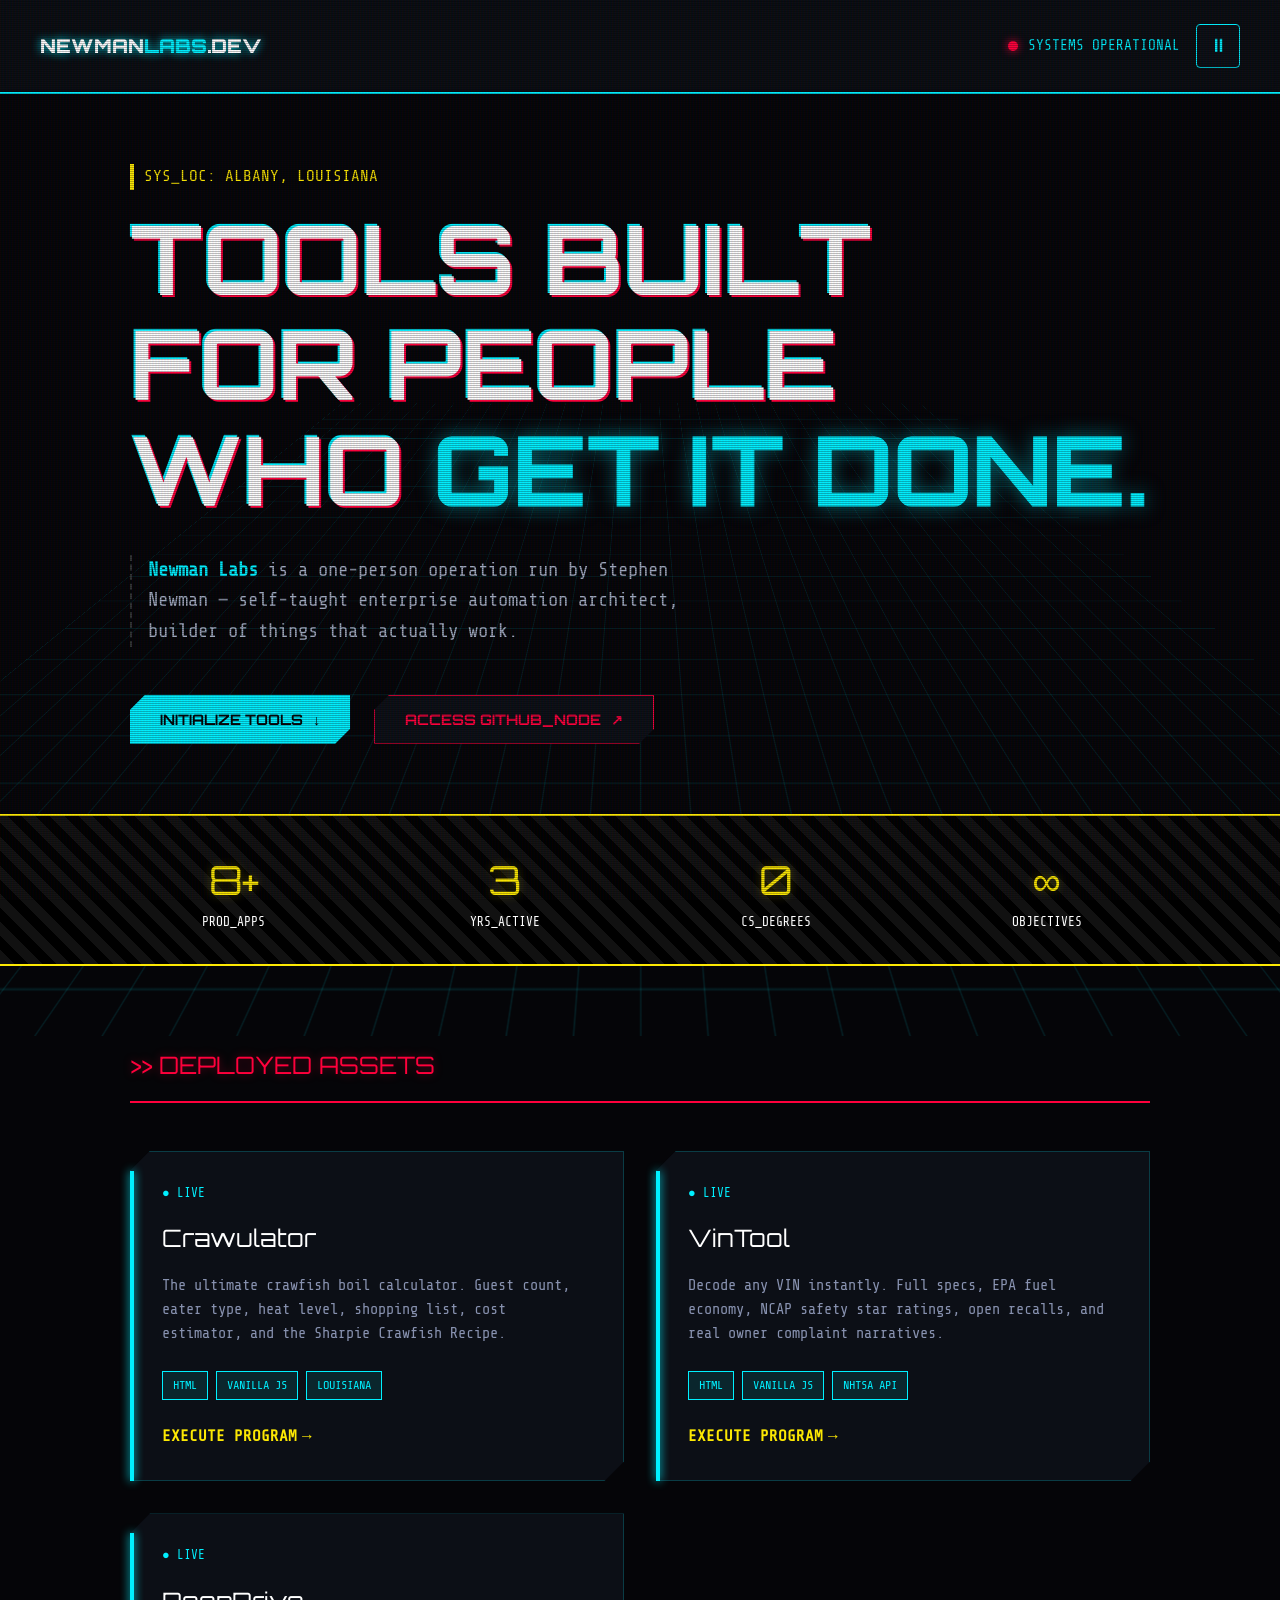
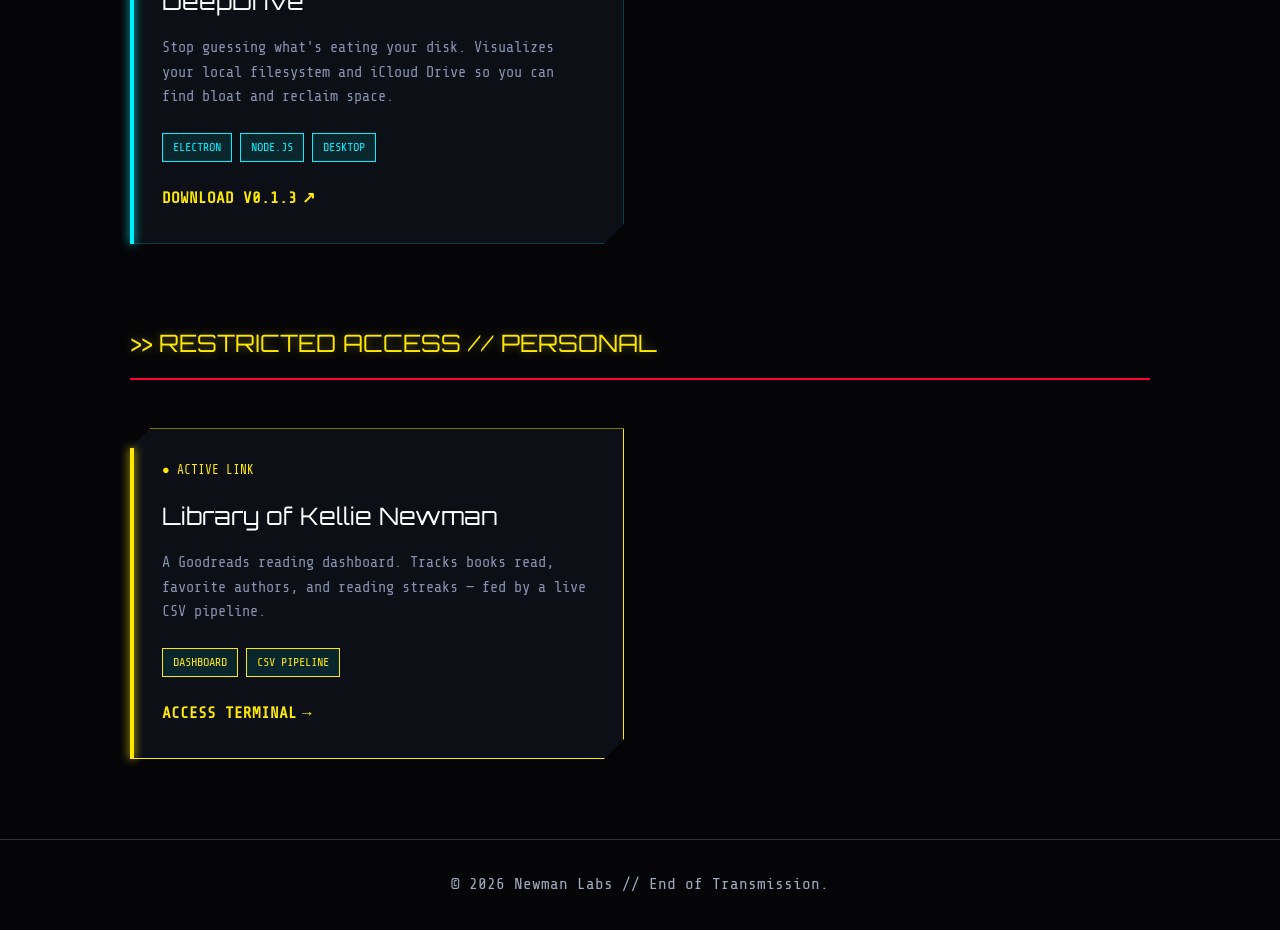
<file: index.html>
<!DOCTYPE html>
<html lang="en">
<head>
<meta charset="UTF-8">
<meta name="viewport" content="width=device-width, initial-scale=1.0">
<!-- Google Analytics 4 -->
<script async src="https://www.googletagmanager.com/gtag/js?id=G-9LTV8JBT7C"></script>
<script defer src="/js/analytics.js"></script>
<title>Newman Labs // OS v2.0</title>
<meta name="description" content="Newman Labs — tools built by Stephen Newman. Self-taught enterprise automation architect out of Albany, Louisiana.">
<link rel="icon" type="image/svg+xml" href="/favicon.svg">
<link rel="preconnect" href="https://fonts.googleapis.com">
<link rel="preconnect" href="https://fonts.gstatic.com" crossorigin>
<link href="https://fonts.googleapis.com/css2?family=Share+Tech+Mono&family=Orbitron:wght@400;700;900&display=swap" rel="stylesheet">
<style>
  *, *::before, *::after { box-sizing: border-box; margin: 0; padding: 0; }

  :root {
    --bg-base:      #050508;
    --panel-bg:     #0c0f16;
    --neon-cyan:    #00f0ff;
    --neon-pink:    #ff003c;
    --warning-yellow: #fce803;
    --grid-line:    rgba(0, 240, 255, 0.1);
    --mono:         'Share Tech Mono', monospace;
    --mech:         'Orbitron', sans-serif;
  }

  html { scroll-behavior: auto; }
  html.motion-enabled { scroll-behavior: smooth; }

  a:focus-visible, button:focus-visible {
    outline: 2px solid var(--warning-yellow);
    outline-offset: 4px;
  }

  body {
    background: var(--bg-base);
    color: var(--neon-cyan);
    font-family: var(--mono);
    font-size: 16px;
    line-height: 1.6;
    overflow-x: hidden;
  }

  /* CRT Scanline & Grid Effects */
  body::before {
    content: '';
    position: fixed;
    top: 0; left: 0; width: 100vw; height: 100vh;
    background: linear-gradient(rgba(18, 16, 16, 0) 50%, rgba(0, 0, 0, 0.25) 50%), linear-gradient(90deg, rgba(255, 0, 0, 0.06), rgba(0, 255, 0, 0.02), rgba(0, 0, 255, 0.06));
    background-size: 100% 2px, 3px 100%;
    z-index: 9999;
    pointer-events: none;
  }

  body::after {
    content: '';
    position: fixed;
    inset: 0;
    background-image: 
      linear-gradient(var(--grid-line) 1px, transparent 1px),
      linear-gradient(90deg, var(--grid-line) 1px, transparent 1px);
    background-size: 40px 40px;
    z-index: -1;
    transform: perspective(500px) rotateX(60deg) translateY(-100px) translateZ(-200px);
    animation: gridMove 10s linear infinite;
    animation-play-state: paused;
  }

  @keyframes gridMove {
    0% { transform: perspective(500px) rotateX(60deg) translateY(0) translateZ(-200px); }
    100% { transform: perspective(500px) rotateX(60deg) translateY(40px) translateZ(-200px); }
  }

  /* Boot Screen Overlay */
  #boot-sequence {
    position: fixed;
    inset: 0;
    background: var(--bg-base);
    z-index: 10000;
    display: flex;
    flex-direction: column;
    padding: 2rem;
    font-family: var(--mono);
    color: var(--warning-yellow);
    text-shadow: 0 0 5px var(--warning-yellow);
    pointer-events: none;
    animation: bootDismiss 0.5s ease 2.8s forwards;
  }

  #boot-sequence[hidden], .motion-toggle[hidden] { display: none; }

  @keyframes bootDismiss { to { opacity: 0; visibility: hidden; } }
  @keyframes fade { to { opacity: 1; } }

  .boot-line {
    opacity: 0;
    margin-bottom: 0.5rem;
  }

  /* Main Nav */
  .nl-nav {
    display: flex;
    justify-content: space-between;
    align-items: center;
    flex-wrap: wrap;
    gap: 1rem;
    padding: 1.5rem 2.5rem;
    border-bottom: 2px solid var(--neon-cyan);
    background: rgba(12, 15, 22, 0.8);
    backdrop-filter: blur(5px);
    position: sticky;
    top: 0;
    z-index: 100;
  }

  .nl-wordmark {
    font-family: var(--mech);
    color: #fff;
    text-decoration: none;
    font-size: 1.2rem;
    font-weight: 900;
    letter-spacing: 0;
    text-transform: uppercase;
    text-shadow: 0 0 10px var(--neon-cyan);
  }

  .nl-wordmark span {
    color: var(--neon-cyan);
  }

  .nl-status {
    display: flex;
    align-items: center;
    gap: 10px;
    font-size: 0.9rem;
    text-transform: uppercase;
  }

  .nl-nav-controls {
    display: flex;
    align-items: center;
    gap: 1rem;
  }

  .motion-toggle {
    display: inline-flex;
    align-items: center;
    justify-content: center;
    width: 44px;
    height: 44px;
    flex: 0 0 44px;
    border: 1px solid var(--neon-cyan);
    border-radius: 4px;
    background: var(--panel-bg);
    color: var(--neon-cyan);
    font-size: 1.2rem;
    cursor: pointer;
  }

  .motion-toggle:disabled { cursor: default; opacity: 0.7; }

  .nl-dot {
    width: 10px;
    height: 10px;
    background: var(--neon-pink);
    border-radius: 50%;
    box-shadow: 0 0 10px var(--neon-pink);
    animation: pulse 1.5s infinite;
    animation-play-state: paused;
  }

  .motion-enabled body::after, .motion-enabled .nl-dot {
    animation-play-state: running;
  }

  @keyframes pulse {
    0%, 100% { opacity: 1; }
    50% { opacity: 0.3; }
  }

  /* Hero Section */
  .hero {
    min-height: 80vh;
    display: flex;
    flex-direction: column;
    justify-content: center;
    padding: 4rem 2.5rem;
    max-width: 1100px;
    margin: 0 auto;
    position: relative;
  }

  .hero-label {
    font-size: 1rem;
    color: var(--warning-yellow);
    margin-bottom: 1rem;
    text-transform: uppercase;
    display: inline-block;
    border-left: 4px solid var(--warning-yellow);
    padding-left: 10px;
  }

  .hero-headline {
    font-family: var(--mech);
    font-size: 4.5rem;
    line-height: 1.1;
    color: #fff;
    text-transform: uppercase;
    margin-bottom: 2rem;
    text-shadow: 2px 2px 0px var(--neon-pink), -2px -2px 0px var(--neon-cyan);
  }

  .hero-headline .accent {
    color: var(--neon-cyan);
    -webkit-text-stroke: 1px var(--neon-cyan);
    text-shadow: 0 0 20px rgba(0, 240, 255, 0.5);
  }

  .hero-sub {
    font-size: 1.2rem;
    color: #a0aabf;
    max-width: 600px;
    margin-bottom: 3rem;
    border-left: 2px dashed #333;
    padding-left: 1rem;
  }

  .hero-sub strong { color: var(--neon-cyan); }

  /* Mech Buttons */
  .hero-cta { display: flex; gap: 1.5rem; flex-wrap: wrap; }

  .btn-primary, .btn-ghost {
    display: inline-flex;
    align-items: center;
    gap: 10px;
    padding: 12px 30px;
    font-family: var(--mech);
    font-weight: 700;
    font-size: 0.9rem;
    text-transform: uppercase;
    text-decoration: none;
    cursor: pointer;
    transition: 0.2s;
    /* Angled Mech corners */
    clip-path: polygon(15px 0, 100% 0, 100% calc(100% - 15px), calc(100% - 15px) 100%, 0 100%, 0 15px);
  }

  .btn-primary {
    background: var(--neon-cyan);
    color: var(--bg-base);
    box-shadow: 0 0 15px rgba(0,240,255,0.4);
  }

  .btn-primary:hover {
    background: #fff;
    box-shadow: 0 0 25px var(--neon-cyan);
  }

  .btn-ghost {
    background: var(--panel-bg);
    color: var(--neon-pink);
    border: 1px solid var(--neon-pink); /* Fallback for clip-path borders */
  }

  .btn-ghost:hover {
    background: #b8002c;
    color: #fff;
    box-shadow: 0 0 25px rgba(255,0,60,0.6);
  }

  .btn-primary:focus-visible { box-shadow: inset 0 0 0 3px var(--bg-base); }
  .btn-ghost:focus-visible { box-shadow: inset 0 0 0 3px var(--warning-yellow); }

  /* Stats Bar - Warning Tape Style */
  .stat-bar {
    background: repeating-linear-gradient(45deg, #111, #111 10px, #000 10px, #000 20px);
    border-top: 2px solid var(--warning-yellow);
    border-bottom: 2px solid var(--warning-yellow);
    padding: 2rem 0;
  }

  .stat-bar-inner {
    max-width: 1100px;
    margin: 0 auto;
    display: grid;
    grid-template-columns: repeat(4, minmax(0, 1fr));
    gap: 1rem;
    padding: 0 1rem;
    text-align: center;
  }

  .stat-num {
    font-family: var(--mech);
    font-size: 2.5rem;
    color: var(--warning-yellow);
    text-shadow: 0 0 10px rgba(252,232,3,0.3);
  }

  .stat-label {
    text-transform: uppercase;
    font-size: 0.8rem;
    letter-spacing: 0;
    color: #fff;
    overflow-wrap: anywhere;
  }

  /* Tools Section */
  .tools-section {
    max-width: 1100px;
    margin: 5rem auto;
    padding: 0 2.5rem;
    perspective: 1000px;
    scroll-margin-top: var(--nav-offset, 8rem);
  }

  .section-header {
    display: flex;
    justify-content: space-between;
    border-bottom: 2px solid var(--neon-pink);
    padding-bottom: 1rem;
    margin-bottom: 3rem;
  }

  .section-title {
    font-family: var(--mech);
    font-size: 1.5rem;
    font-weight: 400;
    color: var(--neon-pink);
    text-transform: uppercase;
    letter-spacing: 0;
    text-shadow: 0 0 10px rgba(255,0,60,0.4);
  }

  .section-title::before { content: '>> '; }

  .tools-grid {
    display: grid;
    grid-template-columns: repeat(auto-fill, minmax(min(320px, 100%), 1fr));
    gap: 2rem;
  }

  /* 3D Interactive Cards */
  .tool-card {
    --card-border: rgba(0,240,255,0.2);
    --card-accent: var(--neon-cyan);
    position: relative;
    min-width: 0;
    padding: 2rem;
    display: flex;
    flex-direction: column;
    transition: transform 0.1s ease;
    transform-style: preserve-3d;
  }

  /* Clip only the background so the card's content retains its 3D depth. */
  .tool-card::after {
    content: '';
    position: absolute;
    inset: 0;
    background: var(--panel-bg);
    clip-path: polygon(20px 0, 100% 0, 100% calc(100% - 20px), calc(100% - 20px) 100%, 0 100%, 0 20px);
    box-shadow: inset 0 0 0 1px var(--card-border);
    transform: translateZ(-1px);
    pointer-events: none;
    transition: box-shadow 0.3s ease;
  }

  .tool-card:hover::after {
    box-shadow: inset 0 0 0 1px var(--card-accent), inset 0 0 20px rgba(0,240,255,0.1);
  }

  .tool-card::before {
    content: '';
    position: absolute;
    top: 20px; bottom: 0; left: 0; width: 4px;
    background: var(--card-accent);
    box-shadow: 0 0 10px var(--card-accent);
    transform: translateZ(1px);
    pointer-events: none;
  }

  .tool-status {
    color: var(--neon-cyan);
    font-size: 0.8rem;
    text-transform: uppercase;
    margin-bottom: 1rem;
    letter-spacing: 0;
    transform: translateZ(20px);
  }

  .tool-name {
    font-family: var(--mech);
    font-size: 1.5rem;
    font-weight: 400;
    color: #fff;
    margin-bottom: 1rem;
    transform: translateZ(30px);
  }

  .tool-desc {
    color: #8892b0;
    font-size: 0.95rem;
    margin-bottom: 1.5rem;
    flex-grow: 1;
    transform: translateZ(20px);
  }

  .tool-tags {
    display: flex;
    flex-wrap: wrap;
    gap: 8px;
    margin-bottom: 1.5rem;
    transform: translateZ(25px);
  }

  .tag {
    background: rgba(0, 240, 255, 0.1);
    color: var(--neon-cyan);
    padding: 4px 10px;
    font-size: 0.75rem;
    text-transform: uppercase;
    border: 1px solid var(--neon-cyan);
  }

  .tool-link {
    color: var(--warning-yellow);
    text-decoration: none;
    text-transform: uppercase;
    font-weight: bold;
    display: flex;
    align-items: center;
    gap: 5px;
    transform: translateZ(20px);
  }
  .tool-link:hover { text-shadow: 0 0 8px var(--warning-yellow); }

  .hero-headline, .section-title, .tool-name, .tool-desc {
    overflow-wrap: anywhere;
  }

  /* Footer */
  .nl-footer {
    border-top: 1px solid #333;
    padding: 2rem 2.5rem;
    text-align: center;
    color: #a0aabf;
    margin-top: 5rem;
  }

  @media (min-width: 960px) {
    .hero-headline { font-size: 6rem; }
  }

  @media (max-width: 600px) {
    .nl-nav { padding: 1rem; gap: 0.75rem; }
    .nl-wordmark { font-size: 1rem; }
    .nl-nav-controls { width: 100%; justify-content: space-between; }
    .hero { padding: 3rem 1rem; }
    .hero-headline { font-size: 3rem; }
    .hero-cta { gap: 1rem; }
    .hero-cta a { max-width: 100%; padding: 12px 20px; }
    .stat-bar-inner { grid-template-columns: repeat(2, minmax(0, 1fr)); gap: 1.5rem; }
    .tools-section { padding: 0 1rem; }
    .tool-card { padding: 1.5rem; }
    .nl-footer { padding: 2rem 1rem; }
  }

  @media (prefers-reduced-motion: reduce) {
    html.motion-enabled { scroll-behavior: auto; }
    .motion-enabled body::after, .motion-enabled .nl-dot { animation: none; }
    #boot-sequence { display: none; }
    .tool-card, .tool-card::after, .btn-primary, .btn-ghost { transition: none; }
  }
</style>
</head>
<body>

<!-- Simulated OS Boot Sequence -->
<div id="boot-sequence" hidden aria-hidden="true">
  <p class="boot-line" style="animation: fade 0.1s forwards 0.2s;">> POWER ON SELF TEST...</p>
  <p class="boot-line" style="animation: fade 0.1s forwards 0.6s;">> INITIATING NX-13 MAINFRAME...</p>
  <p class="boot-line" style="animation: fade 0.1s forwards 1.0s;">> BB-13 CO-PROCESSOR ONLINE.</p>
  <p class="boot-line" style="animation: fade 0.1s forwards 1.4s;">> ENGAGING FARRAH NEURAL NET...</p>
  <p class="boot-line" style="animation: fade 0.1s forwards 1.8s;">> OPNsense UPLINK ESTABLISHED. 10GbE ACTIVE.</p>
  <p class="boot-line" style="animation: fade 0.1s forwards 2.2s; color: var(--neon-cyan);">> SYSTEM READY. LAUNCHING UI_MATRIX...</p>
</div>

<nav class="nl-nav">
  <div class="nl-nav-left">
    <a href="/" class="nl-wordmark">Newman<span>Labs</span>.dev</a>
  </div>
  <div class="nl-nav-controls">
    <div class="nl-status">
      <span class="nl-dot" aria-hidden="true"></span>
      Systems operational
    </div>
    <button type="button" class="motion-toggle" id="motion-toggle" aria-label="Pause animations" title="Pause animations" hidden><span aria-hidden="true">&#9208;</span></button>
  </div>
</nav>

<main>
<section class="hero">
  <div class="hero-label">SYS_LOC: Albany, Louisiana</div>
  <h1 class="hero-headline">
    Tools built<br>
    for people<br>
    who <span class="accent">get it done.</span>
  </h1>
  <p class="hero-sub">
    <strong>Newman Labs</strong> is a one-person operation run by Stephen Newman — 
    self-taught enterprise automation architect, builder of things that actually work.
  </p>
  <div class="hero-cta">
    <a href="#tools" class="btn-primary">Initialize Tools <span class="arrow">↓</span></a>
    <a href="https://github.com/AgentNewman" target="_blank" class="btn-ghost">Access GitHub_Node <span class="arrow">↗</span></a>
  </div>
</section>

<div class="stat-bar">
  <div class="stat-bar-inner">
    <div class="stat"><div class="stat-num">8+</div><div class="stat-label">Prod_Apps</div></div>
    <div class="stat"><div class="stat-num">3</div><div class="stat-label">Yrs_Active</div></div>
    <div class="stat"><div class="stat-num">0</div><div class="stat-label">CS_Degrees</div></div>
    <div class="stat"><div class="stat-num">∞</div><div class="stat-label">Objectives</div></div>
  </div>
</div>

<section class="tools-section" id="tools">
  <div class="section-header">
    <h2 class="section-title">Deployed Assets</h2>
  </div>
  <div class="tools-grid">

    <div class="tool-card">
      <div class="tool-status">● Live</div>
      <h3 class="tool-name">Crawulator</h3>
      <p class="tool-desc">The ultimate crawfish boil calculator. Guest count, eater type, heat level, shopping list, cost estimator, and the Sharpie Crawfish Recipe.</p>
      <div class="tool-tags">
        <span class="tag">HTML</span>
        <span class="tag">Vanilla JS</span>
        <span class="tag">Louisiana</span>
      </div>
      <a href="/crawulator" class="tool-link">Execute Program <span>→</span></a>
    </div>

    <div class="tool-card">
      <div class="tool-status">● Live</div>
      <h3 class="tool-name">VinTool</h3>
      <p class="tool-desc">Decode any VIN instantly. Full specs, EPA fuel economy, NCAP safety star ratings, open recalls, and real owner complaint narratives.</p>
      <div class="tool-tags">
        <span class="tag">HTML</span>
        <span class="tag">Vanilla JS</span>
        <span class="tag">NHTSA API</span>
      </div>
      <a href="/vintool" class="tool-link">Execute Program <span>→</span></a>
    </div>

    <div class="tool-card">
      <div class="tool-status">● Live</div>
      <h3 class="tool-name">DeepDrive</h3>
      <p class="tool-desc">Stop guessing what's eating your disk. Visualizes your local filesystem and iCloud Drive so you can find bloat and reclaim space.</p>
      <div class="tool-tags">
        <span class="tag">Electron</span>
        <span class="tag">Node.js</span>
        <span class="tag">Desktop</span>
      </div>
      <a href="https://github.com/AgentNewman/DeepDrive/releases" target="_blank" rel="noopener noreferrer" class="tool-link">Download v0.1.3 <span>↗</span></a>
    </div>

  </div>
</section>

<section class="tools-section" id="personal">
  <div class="section-header">
    <h2 class="section-title" style="color:var(--warning-yellow); text-shadow:0 0 10px rgba(252,232,3,0.4);">Restricted Access // Personal</h2>
  </div>
  <div class="tools-grid">
    <div class="tool-card" style="--card-border:var(--warning-yellow); --card-accent:var(--warning-yellow);">
      <div class="tool-status" style="color:var(--warning-yellow);">● Active Link</div>
      <h3 class="tool-name">Library of Kellie Newman</h3>
      <p class="tool-desc">A Goodreads reading dashboard. Tracks books read, favorite authors, and reading streaks — fed by a live CSV pipeline.</p>
      <div class="tool-tags">
        <span class="tag" style="border-color:var(--warning-yellow); color:var(--warning-yellow);">Dashboard</span>
        <span class="tag" style="border-color:var(--warning-yellow); color:var(--warning-yellow);">CSV Pipeline</span>
      </div>
      <a href="/Newman_Library" class="tool-link">Access Terminal <span>→</span></a>
    </div>
  </div>
</section>
</main>

<footer class="nl-footer">
  &copy; 2026 Newman Labs // End of Transmission.
</footer>

<script>
  const reducedMotion = window.matchMedia('(prefers-reduced-motion: reduce)');
  const finePointer = window.matchMedia('(hover: hover) and (pointer: fine)');
  const motionToggle = document.getElementById('motion-toggle');
  const bootScreen = document.getElementById('boot-sequence');
  const cards = document.querySelectorAll('.tool-card');
  let motionEnabled = !reducedMotion.matches;
  let bootTimer;

  function dismissBoot() {
    bootScreen.hidden = true;
    clearTimeout(bootTimer);
  }

  function updateMotion() {
    document.documentElement.classList.toggle('motion-enabled', motionEnabled);
    motionToggle.disabled = reducedMotion.matches;
    const label = reducedMotion.matches ? 'Animations disabled by system preference' :
      motionEnabled ? 'Pause animations' : 'Resume animations';
    motionToggle.setAttribute('aria-label', label);
    motionToggle.title = label;
    motionToggle.querySelector('span').textContent = motionEnabled ? '\u23f8' : '\u25b6';
    if (!motionEnabled) {
      dismissBoot();
      cards.forEach(card => { card.style.transform = ''; });
    }
  }

  updateMotion();
  motionToggle.hidden = false;
  motionToggle.addEventListener('click', () => {
    motionEnabled = !reducedMotion.matches && !motionEnabled;
    updateMotion();
  });
  reducedMotion.addEventListener('change', () => {
    motionEnabled = !reducedMotion.matches;
    updateMotion();
  });
  finePointer.addEventListener('change', () => {
    cards.forEach(card => { card.style.transform = ''; });
  });

  // The optional boot effect never waits for external resources and can be skipped.
  if (motionEnabled) {
    bootScreen.hidden = false;
    bootTimer = setTimeout(dismissBoot, 3300);
    document.addEventListener('keydown', dismissBoot, { once: true });
    document.addEventListener('pointerdown', dismissBoot, { once: true });
  }

  const nav = document.querySelector('.nl-nav');
  function updateNavOffset() {
    document.documentElement.style.setProperty('--nav-offset', `${Math.ceil(nav.getBoundingClientRect().height) + 16}px`);
  }
  updateNavOffset();
  if ('ResizeObserver' in window) {
    new ResizeObserver(updateNavOffset).observe(nav);
  } else {
    window.addEventListener('resize', updateNavOffset);
  }

  // Only animate cards when motion is enabled and the input supports hover.
  cards.forEach(card => {
    card.addEventListener('mousemove', e => {
      if (!motionEnabled || !finePointer.matches) return;
      const rect = card.getBoundingClientRect();
      const x = e.clientX - rect.left;
      const y = e.clientY - rect.top;
      
      const centerX = rect.width / 2;
      const centerY = rect.height / 2;
      
      const rotateX = ((y - centerY) / centerY) * -10;
      const rotateY = ((x - centerX) / centerX) * 10;
      
      card.style.transform = `perspective(1000px) rotateX(${rotateX}deg) rotateY(${rotateY}deg) scale3d(1.02, 1.02, 1.02)`;
    });
    
    card.addEventListener('mouseleave', () => {
      card.style.transform = '';
    });
  });
</script>

</body>
</html>
</file>
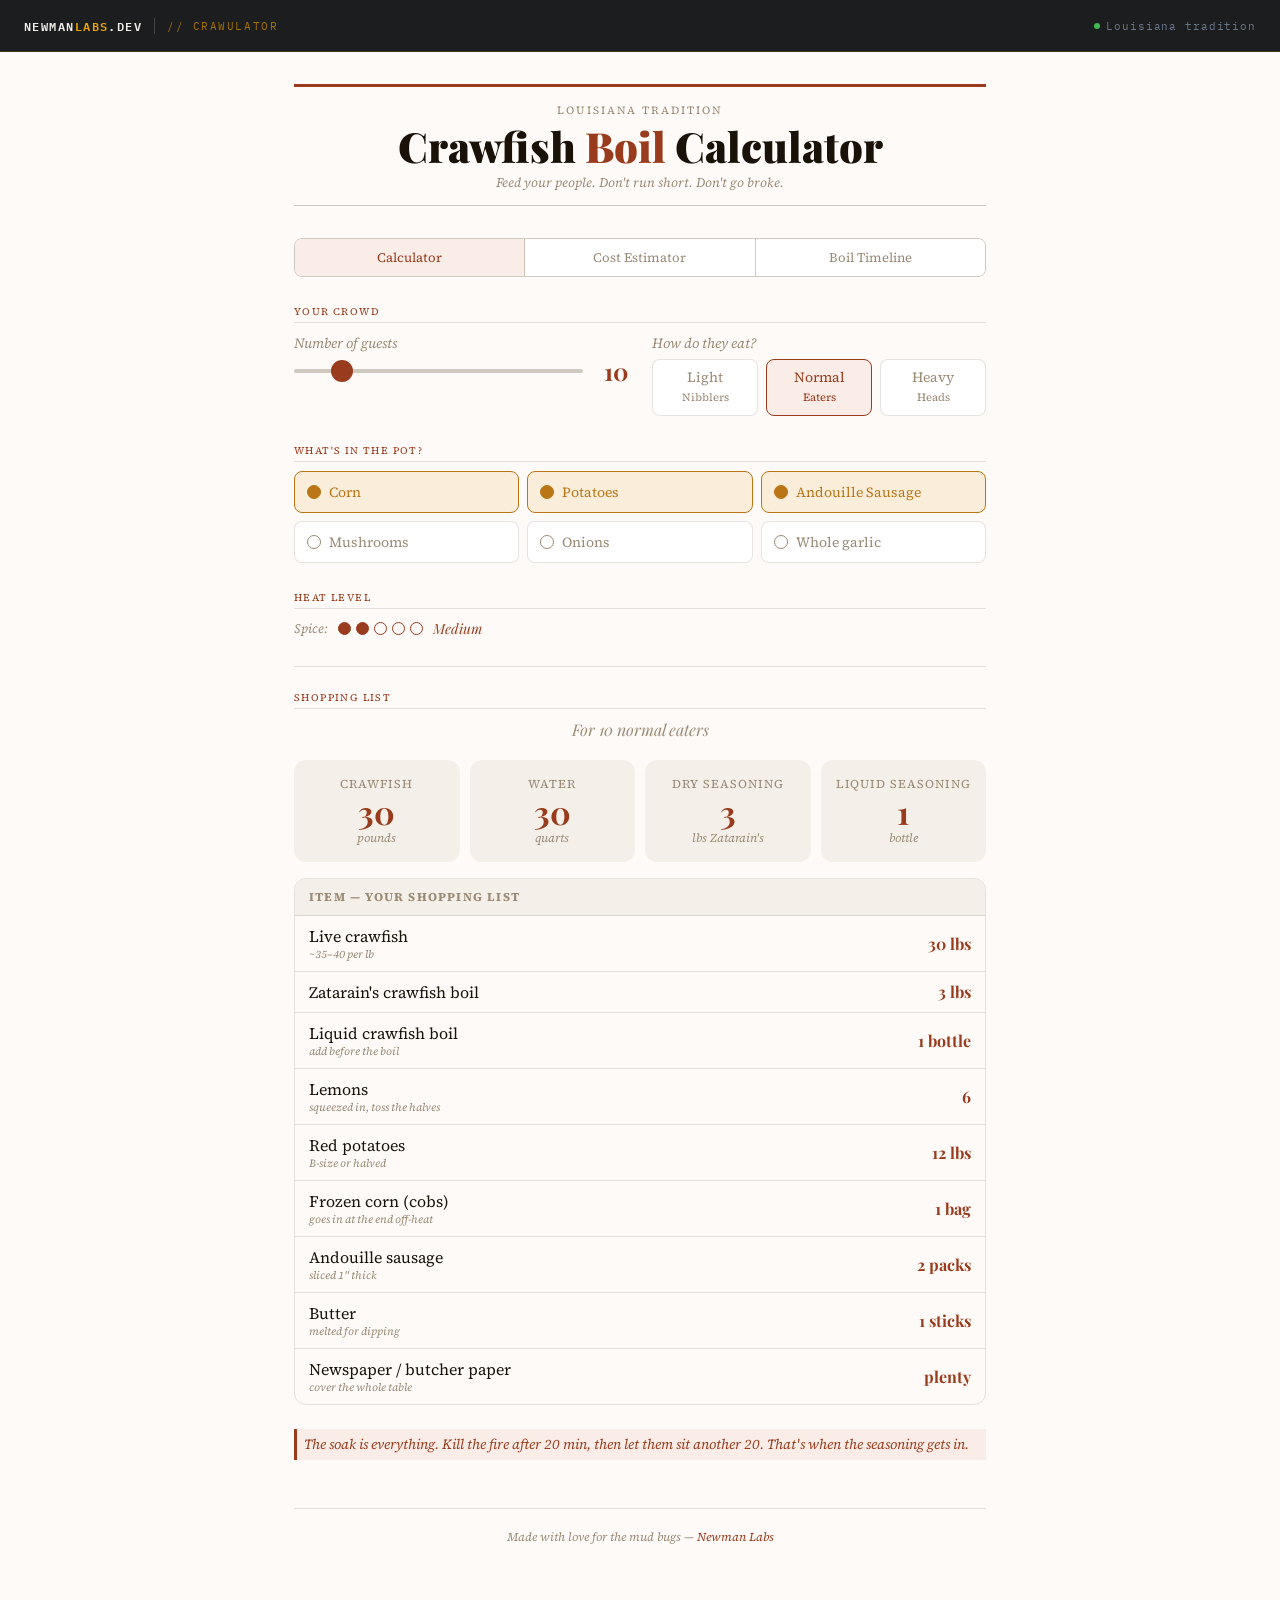
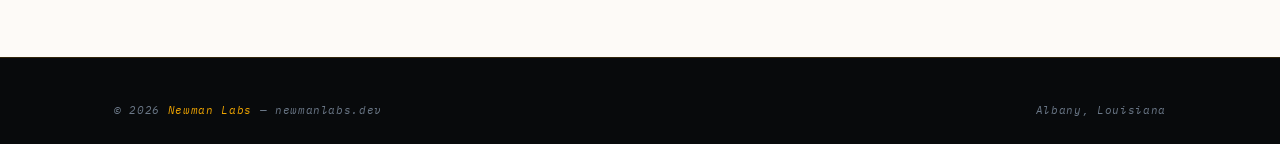
<file: crawulator/index.html>
<!DOCTYPE html>
<html lang="en">
<head>
<meta charset="UTF-8">
<meta name="viewport" content="width=device-width, initial-scale=1.0">
<!-- Google Analytics 4 -->
<script async src="https://www.googletagmanager.com/gtag/js?id=G-9LTV8JBT7C"></script>
<script defer src="/js/analytics.js"></script>
<title>Crawulator — Crawfish Boil Calculator | Newman Labs</title>
<link rel="icon" type="image/svg+xml" href="/favicon.svg">
<link rel="stylesheet" href="/css/chassis.css">
<link rel="preconnect" href="https://fonts.googleapis.com">
<link rel="preconnect" href="https://fonts.gstatic.com" crossorigin>
<link href="https://fonts.googleapis.com/css2?family=IBM+Plex+Mono:wght@400;500&family=Playfair+Display:wght@700;900&family=Source+Serif+4:ital,wght@0,300;0,400;1,300&display=swap" rel="stylesheet">
<style>
  *, *::before, *::after { box-sizing: border-box; margin: 0; padding: 0; }

  :root {
    --craw-red: #993C1D;
    --craw-red-light: #FAECE7;
    --craw-amber: #BA7517;
    --craw-amber-light: #FAEEDA;
    --craw-amber-dark: #854F0B;
    --bg: #FDFAF7;
    --surface: #F4EFE8;
    --card: #FFFFFF;
    --ink: #1A1209;
    --ink-mid: #5A4A35;
    --ink-muted: #9A8A75;
    --border: rgba(90,74,53,0.15);
    --border-mid: rgba(90,74,53,0.28);
  }

  @media (prefers-color-scheme: dark) {
    :root {
      --bg: #1A1209;
      --surface: #251C10;
      --card: #2E2210;
      --ink: #F4EFE8;
      --ink-mid: #C8B89A;
      --ink-muted: #7A6A55;
      --border: rgba(200,184,154,0.12);
      --border-mid: rgba(200,184,154,0.22);
      --craw-red-light: #3A1508;
      --craw-amber-light: #2E1E04;
    }
  }

  body { background: var(--bg); color: var(--ink); font-family: 'Source Serif 4', Georgia, serif; min-height: 100vh; }

  #app { max-width: 740px; margin: 0 auto; padding: 2rem 1.5rem 4rem; }

  .masthead {
    text-align: center;
    border-top: 3px solid var(--craw-red);
    border-bottom: 1px solid var(--border-mid);
    padding: 1rem 0 0.85rem;
    margin-bottom: 2rem;
  }
  .masthead-eyebrow { font-size: 11px; letter-spacing: .18em; color: var(--ink-muted); text-transform: uppercase; margin-bottom: .4rem; }
  .masthead h1 { font-family: 'Playfair Display', Georgia, serif; font-weight: 900; font-size: clamp(2rem, 6vw, 2.6rem); line-height: 1.05; color: var(--ink); }
  .masthead h1 em { color: var(--craw-red); font-style: normal; }
  .masthead-sub { font-size: 13px; color: var(--ink-muted); font-style: italic; margin-top: .4rem; }

  .section-label { font-size: 10px; letter-spacing: .14em; text-transform: uppercase; color: var(--craw-red); margin-bottom: .6rem; padding-bottom: 4px; border-bottom: .5px solid var(--border); }

  .tab-bar { display: flex; border: .5px solid var(--border-mid); border-radius: 8px; overflow: hidden; margin-bottom: 1.75rem; }
  .tab-btn { flex: 1; padding: 10px 12px; background: var(--card); border: none; border-right: .5px solid var(--border-mid); font-family: 'Source Serif 4', serif; font-size: 13px; color: var(--ink-muted); cursor: pointer; transition: all .15s; }
  .tab-btn:last-child { border-right: none; }
  .tab-btn:hover { background: var(--surface); color: var(--ink-mid); }
  .tab-btn.active { background: var(--craw-red-light); color: var(--craw-red); }

  .tab-panel { display: none; }
  .tab-panel.active { display: block; }

  .guest-panel { display: grid; grid-template-columns: 1fr 1fr; gap: 1.5rem; margin-bottom: 1.75rem; align-items: start; }
  @media (max-width: 480px) { .guest-panel { grid-template-columns: 1fr; } }

  .input-group { display: flex; flex-direction: column; gap: 6px; }
  .input-label { font-size: 14px; color: var(--ink-muted); font-style: italic; }
  .slider-row { display: flex; align-items: center; gap: 10px; }

  input[type=range] { flex: 1; -webkit-appearance: none; appearance: none; height: 4px; background: var(--border-mid); border-radius: 2px; outline: none; cursor: pointer; }
  input[type=range]::-webkit-slider-thumb { -webkit-appearance: none; width: 22px; height: 22px; border-radius: 50%; background: var(--craw-red); cursor: pointer; }
  input[type=range]::-moz-range-thumb { width: 22px; height: 22px; border-radius: 50%; background: var(--craw-red); border: none; cursor: pointer; }

  .slider-val { font-family: 'Playfair Display', serif; font-weight: 700; font-size: 1.5rem; color: var(--craw-red); min-width: 2.2rem; text-align: right; line-height: 1; }

  .eater-type-grid { display: grid; grid-template-columns: 1fr 1fr 1fr; gap: 8px; }
  .eater-btn { padding: 8px 6px; border: .5px solid var(--border); background: var(--card); border-radius: 8px; font-family: 'Source Serif 4', serif; font-size: 14px; color: var(--ink-muted); cursor: pointer; transition: all .15s; text-align: center; line-height: 1.4; }
  .eater-btn:hover { background: var(--surface); }
  .eater-btn.active { border-color: var(--craw-red); color: var(--craw-red); background: var(--craw-red-light); border-width: 1px; }

  .extras-grid { display: grid; grid-template-columns: 1fr 1fr 1fr; gap: 8px; margin-bottom: 1.75rem; }
  .extra-toggle { display: flex; align-items: center; gap: 8px; padding: 10px 12px; border: .5px solid var(--border); background: var(--card); border-radius: 8px; cursor: pointer; font-size: 14px; color: var(--ink-muted); transition: all .15s; user-select: none; }
  .extra-toggle:hover { background: var(--surface); }
  .extra-toggle.active { border-color: var(--craw-amber); color: var(--craw-amber); background: var(--craw-amber-light); border-width: 1px; }
  .toggle-dot { width: 14px; height: 14px; border-radius: 50%; border: 1.5px solid currentColor; flex-shrink: 0; display: flex; align-items: center; justify-content: center; position: relative; }
  .extra-toggle.active .toggle-dot { background: var(--craw-amber); border-color: var(--craw-amber); }
  .extra-toggle.active .toggle-dot::after { content: ''; position: absolute; top: 2px; left: 2px; width: auto; height: 6px; border-radius: 50%; background: white; }

  .heat-row { display: flex; align-items: center; gap: 10px; margin-bottom: 1.75rem; }
  .heat-dot { width: 13px; height: 13px; border-radius: 50%; border: 1.5px solid var(--craw-red); cursor: pointer; transition: background .1s; }
  .heat-dot.lit { background: var(--craw-red); }
  .heat-label { font-family: 'Playfair Display', serif; font-style: italic; font-size: 14px; color: var(--craw-red); }

  hr.divider { border: none; border-top: .5px solid var(--border); margin: 1.5rem 0; }

  .results-headline { font-family: 'Playfair Display', serif; font-size: 1rem; color: var(--ink-muted); font-style: italic; text-align: center; margin-bottom: 1.25rem; }

  .big-number-row { display: grid; grid-template-columns: 1fr 1fr 1fr 1fr; gap: 10px; margin-bottom: 1rem; }
  .big-card { background: var(--surface); border-radius: 12px; padding: 1rem .75rem; text-align: center; }
  .big-card-label { font-size: 12px; letter-spacing: .08em; text-transform: uppercase; color: var(--ink-muted); margin-bottom: 4px; }
  .big-card-num { font-family: 'Playfair Display', serif; font-weight: 700; font-size: 2rem; color: var(--craw-red); line-height: 1; }
  .big-card-unit { font-size: 12px; color: var(--ink-muted); margin-top: 2px; font-style: italic; }

  .grocery-list { border: .5px solid var(--border); border-radius: 12px; overflow: hidden; margin-bottom: 1.5rem; }
  .grocery-list-header { padding: 10px 14px; background: var(--surface); font-size: 12px;font-weight: 700; letter-spacing: .1em; text-transform: uppercase; color: var(--ink-muted); border-bottom: .5px solid var(--border); }
  .grocery-row { display: flex; justify-content: space-between; align-items: center; padding: 9px 14px; border-bottom: .5px solid var(--border); font-size: 16px; color: var(--ink); }
  .grocery-row:last-child {border-bottom: none; }
  .grocery-row .qty { font-family: 'Playfair Display', serif; font-weight: 700; color: var(--craw-red); font-size: 16px; }
  .grocery-row .note { font-size: 11px; color: var(--ink-muted); font-style: italic; display: block; }

  .tip-strip { background: var(--craw-red-light); border-left: 3px solid var(--craw-red); padding: 5px 7px; font-size: 14px; color: var(--craw-red); font-style: italic; margin-top: 1.25rem; line-height: 1.55; }

  .price-table { width: 100%; border-collapse: collapse; margin-bottom: 1.5rem; table-layout: fixed; }
  .price-table th { font-size: 12px; letter-spacing: .08em; text-transform: uppercase; color: var(--ink-muted); font-weight: 400; padding: 6px 8px; text-align: left; border-bottom: .5px solid var(--border-mid); }
  .price-table td { padding: 8px 8px; border-bottom: .5px solid var(--border); font-size: 14px; color: var(--ink); vertical-align: middle; }
  .price-table tr:last-child td { border-bottom: none; }
  .price-table input[type=number] { background: var(--surface); border: .5px solid var(--border-mid); border-radius: 6px; color: var(--ink); font-family: 'Source Serif 4', serif; font-size: 14px; padding: 4px 6px; height: 30px; outline: none; transition: border .15s; }
  .price-table input[type=number]:focus { border-color: var(--craw-red); }
  .price-table input.price-input { width: 70px; }
  .price-table input.qty-input { width: 52px; }

  .cost-summary { display: grid; grid-template-columns: 1fr 1fr 1fr; gap: 10px; margin-bottom: 1.5rem; }
  .cost-card { background: var(--surface); border-radius: 12px; padding: .85rem .75rem; text-align: center; }
  .cost-card-label { font-size: 11px; letter-spacing: .06em; text-transform: uppercase; color: var(--ink-muted); margin-bottom: 4px; }
  .cost-card-num { font-family: 'Playfair Display', serif; font-weight: 700; font-size: 1.6rem; color: var(--craw-red); line-height: 1; }
  .cost-card-sub { font-size: 11px; color: var(--ink-muted); margin-top: 2px; font-style: italic; }

  .timeline { display: flex; flex-direction: column; }
  .tl-row { display: flex; align-items: stretch; }
  .tl-time { width: 74px; flex-shrink: 0; text-align: right; padding-right: 14px; padding-top: 12px; font-family: 'Playfair Display', serif; font-size: 12px; color: var(--craw-red); font-weight: 700; line-height: 1.3; }
  .tl-spine { display: flex; flex-direction: column; align-items: center; flex-shrink: 0; width: 20px; }
  .tl-dot { width: 12px; height: 12px; border-radius: 50%; background: var(--craw-red); flex-shrink: 0; margin-top: 14px; }
  .tl-line { flex: 1; width: 1.5px; background: var(--border-mid); }
  .tl-last .tl-line { background: transparent; }
  .tl-content { flex: 1; padding: 10px 0 22px 14px; }
  .tl-title { font-family: 'Playfair Display', serif; font-size: 15px; font-weight: 700; color: var(--ink); margin-bottom: 4px; }
  .tl-desc { font-size: 13px; color: var(--ink-mid); line-height: 1.6; }
  .tl-badge { display: inline-block; font-size: 11px; padding: 3px 9px; border-radius: 8px; background: var(--craw-amber-light); color: var(--craw-amber-dark); margin-top: 7px; }

  footer { margin-top: 3rem; text-align: center; font-size: 12px; color: var(--ink-muted); font-style: italic; border-top: .5px solid var(--border); padding-top: 1.25rem; }
</style>
</head>
<body>

<nav class="nl-nav">
  <div class="nl-nav-left">
    <a href="/" class="nl-wordmark">Newman<span>Labs</span>.dev</a>
    <span class="nl-pipe"></span>
    <span class="nl-crumb">// Crawulator</span>
  </div>
  <div class="nl-status">
    <span class="nl-dot"></span>
    Louisiana tradition
  </div>
</nav>

<div id="app">
  <div class="masthead">
    <div class="masthead-eyebrow">Louisiana Tradition</div>
    <h1>Crawfish <em>Boil</em> Calculator</h1>
    <div class="masthead-sub">Feed your people. Don't run short. Don't go broke.</div>
  </div>

  <div class="tab-bar">
    <button class="tab-btn active" data-tab="calc">Calculator</button>
    <button class="tab-btn" data-tab="cost">Cost Estimator</button>
    <button class="tab-btn" data-tab="cook">Boil Timeline</button>
  </div>

  <div class="tab-panel active" id="tab-calc">
    <div class="section-label">Your crowd</div>
    <div class="guest-panel">
      <div class="input-group">
        <div class="input-label">Number of guests</div>
        <div class="slider-row">
          <input type="range" id="guests" min="2" max="60" value="10" step="1">
          <div class="slider-val" id="guests-out">10</div>
        </div>
      </div>
      <div class="input-group">
        <div class="input-label">How do they eat?</div>
        <div class="eater-type-grid">
          <button class="eater-btn" data-type="light">Light<br><span style="font-size:11px">Nibblers</span></button>
          <button class="eater-btn active" data-type="normal">Normal<br><span style="font-size:11px">Eaters</span></button>
          <button class="eater-btn" data-type="heavy">Heavy<br><span style="font-size:11px">Heads</span></button>
        </div>
      </div>
    </div>

    <div class="section-label">What's in the pot?</div>
    <div class="extras-grid">
      <label class="extra-toggle active" id="toggle-corn"><span class="toggle-dot"></span> Corn</label>
      <label class="extra-toggle active" id="toggle-potato"><span class="toggle-dot"></span> Potatoes</label>
      <label class="extra-toggle active" id="toggle-sausage"><span class="toggle-dot"></span> Andouille Sausage</label>
      <label class="extra-toggle" id="toggle-mushroom"><span class="toggle-dot"></span> Mushrooms</label>
      <label class="extra-toggle" id="toggle-onion"><span class="toggle-dot"></span> Onions</label>
      <label class="extra-toggle" id="toggle-garlic"><span class="toggle-dot"></span> Whole garlic</label>
    </div>

    <div class="section-label">Heat level</div>
    <div class="heat-row">
      <span style="font-size:13px;color:var(--ink-muted);font-style:italic;">Spice:</span>
      <div style="display:flex;gap:5px;" id="heat-dots">
        <div class="heat-dot lit" data-heat="1"></div>
        <div class="heat-dot lit" data-heat="2"></div>
        <div class="heat-dot" data-heat="3"></div>
        <div class="heat-dot" data-heat="4"></div>
        <div class="heat-dot" data-heat="5"></div>
      </div>
      <span class="heat-label" id="heat-label">Medium</span>
    </div>

    <hr class="divider">
    <div class="section-label">Shopping list</div>
    <div class="results-headline" id="results-headline">For 10 normal eaters</div>

    <div class="big-number-row">
      <div class="big-card"><div class="big-card-label">Crawfish</div><div class="big-card-num" id="lbs-num">30</div><div class="big-card-unit">pounds</div></div>
      <div class="big-card"><div class="big-card-label">Water</div><div class="big-card-num" id="water-num">30</div><div class="big-card-unit">quarts</div></div>
      <div class="big-card"><div class="big-card-label">Dry Seasoning</div><div class="big-card-num" id="season-num">3</div><div class="big-card-unit" id="season-unit">lbs Zatarain's</div></div>
      <div class="big-card"><div class="big-card-label">Liquid Seasoning</div><div class="big-card-num">1</div><div class="big-card-unit">bottle</div></div>
    </div>

    <div class="grocery-list" id="grocery-list"></div>
    <div class="tip-strip" id="tip-strip"></div>
  </div>

  <div class="tab-panel" id="tab-cost">
    <div class="section-label">Enter your local prices</div>
    <div style="overflow-x:auto;">
      <table class="price-table">
        <thead>
          <tr>
            <th style="width:42%">Item</th>
            <th style="width:18%">Price ($)</th>
            <th style="width:16%">Qty</th>
            <th style="width:24%;text-align:right">Subtotal</th>
          </tr>
        </thead>
        <tbody id="price-tbody"></tbody>
      </table>
    </div>
    <div class="cost-summary">
      <div class="cost-card"><div class="cost-card-label">Total cost</div><div class="cost-card-num" id="total-cost">$0</div><div class="cost-card-sub">all items</div></div>
      <div class="cost-card"><div class="cost-card-label">Per person</div><div class="cost-card-num" id="per-person">$0</div><div class="cost-card-sub" id="per-person-sub">10 guests</div></div>
      <div class="cost-card"><div class="cost-card-label">Per pound</div><div class="cost-card-num" id="per-lb">$0</div><div class="cost-card-sub">of crawfish</div></div>
    </div>
    <div class="tip-strip">Tip: prices update live as you type. Change quantities if your bag sizes differ. Cost per person over $20 at a dedicated boil is completely normal — you're feeding folks right.</div>
  </div>

  <div class="tab-panel" id="tab-cook">
    <div class="section-label">Your boil — step by step</div>
    <div class="timeline" id="timeline"></div>
  </div>

  <footer>Made with love for the mud bugs &mdash; <a href="/" style="color:var(--craw-red);text-decoration:none;">Newman Labs</a></footer>
</div>

<footer class="nl-footer">
  <div class="nl-footer-inner">
    <div class="nl-copy">&copy; 2026 <span>Newman Labs</span> — newmanlabs.dev</div>
    <div class="nl-loc">Albany, Louisiana</div>
  </div>
</footer>

<script>
const HEAT_LABELS=['Mild','Medium','Hot','Oh Lord','Cajun Tax'];
const HEAT_MULT=[0.8,1.0,1.3,1.6,2.0];
const LBS_PER={light:2.5,normal:3,heavy:4};
let guests=10,eaterType='normal',heat=2;
const TIP_SEED=Math.floor(Math.random()*3); // pick one tip per visit so it doesn't flicker on every input
let extras={corn:true,potato:true,sausage:true,mushroom:false,onion:false,garlic:false};

const PRICE_ITEMS=[
  {id:'crawfish',  label:'Sack of crawfish (30 lb)',       defPrice:45, qtyFn:(lb)=>Math.ceil(lb/30)},
  {id:'lemons',    label:'Sack of lemons',                  defPrice:6,  qtyFn:()=>1},
  {id:'boil45',    label:'4.5 lb bag crawfish boil',        defPrice:8,  qtyFn:(lb,h)=>Math.ceil(lb*0.1*HEAT_MULT[h-1]/4.5)},
  {id:'boil1',     label:'1 lb bag crawfish boil',          defPrice:3,  qtyFn:(lb,h)=>h>=3?1:0},
  {id:'liquid',    label:'Bottle of liquid crawfish boil',  defPrice:5,  qtyFn:()=>1},
  {id:'potatoes',  label:'Sack of potatoes',                defPrice:7,  qtyFn:(lb)=>extras.potato?Math.ceil(lb*0.4/10):0},
  {id:'mushrooms', label:'2 small boxes mushrooms',         defPrice:4,  qtyFn:(lb,h,g)=>extras.mushroom?Math.ceil(g/8):0},
  {id:'corn',      label:'Bag of frozen corn (cobs)',        defPrice:5,  qtyFn:(lb,h,g)=>extras.corn?Math.ceil(g*0.75/12):0},
  {id:'sausage',   label:'2 packs andouille sausage',       defPrice:8,  qtyFn:(lb,h,g)=>extras.sausage?Math.ceil(g*0.15):0},
  {id:'garlic',    label:'Pack of garlic',                  defPrice:3,  qtyFn:()=>extras.garlic?1:0},
];

let prices={}, qtyOverride={};
PRICE_ITEMS.forEach(i=>{prices[i.id]=i.defPrice;});

function getLbs(){return guests*LBS_PER[eaterType];}
function fmt(n){return n.toLocaleString('en-US',{minimumFractionDigits:2,maximumFractionDigits:2});}
function getQty(item){
  if(qtyOverride[item.id]!==undefined) return qtyOverride[item.id];
  return item.qtyFn(getLbs(),heat,guests);
}

function calcMain(){
  const lb=getLbs();
  const season=lb*0.1*HEAT_MULT[heat-1];
  document.getElementById('lbs-num').textContent=Math.round(lb);
  document.getElementById('water-num').textContent=Math.round(lb);
  document.getElementById('season-num').textContent=season<1.5?season.toFixed(1):Math.round(season);
  document.getElementById('season-unit').textContent=heat>=3?"lbs seasoning (+ cayenne)":"lbs Zatarain's";
  document.getElementById('results-headline').textContent='For '+guests+' '+eaterType+' eater'+(guests===1?'':'s');
  const rows=[];
  rows.push({name:'Live crawfish',qty:Math.round(lb)+' lbs',note:'~35–40 per lb'});
  rows.push({name:heat>=3?'Crawfish boil seasoning (hot blend)':"Zatarain's crawfish boil",qty:(season<1.5?season.toFixed(1):Math.round(season))+' lbs',note:''});
  rows.push({name:'Liquid crawfish boil',qty:'1 bottle',note:'add before the boil'});
  rows.push({name:'Lemons',qty:Math.round(guests*0.6),note:'squeezed in, toss the halves'});
  if(extras.potato) rows.push({name:'Red potatoes',qty:Math.round(lb*0.4)+' lbs',note:'B-size or halved'});
  if(extras.corn)   rows.push({name:'Frozen corn (cobs)',qty:Math.ceil(guests*0.75/12)+' bag',note:'goes in at the end off-heat'});
  if(extras.sausage)rows.push({name:'Andouille sausage',qty:Math.ceil(guests*0.15)+' packs',note:'sliced 1" thick'});
  if(extras.mushroom)rows.push({name:'Mushrooms',qty:'2 boxes',note:'whole, goes in at the end'});
  if(extras.garlic) rows.push({name:'Garlic',qty:'1 pack',note:'whole heads, tops cut off'});
  rows.push({name:'Butter',qty:Math.round(guests*0.1*2)/2+' sticks',note:'melted for dipping'});
  rows.push({name:'Newspaper / butcher paper',qty:'plenty',note:'cover the whole table'});
  document.getElementById('grocery-list').innerHTML=
    '<div class="grocery-list-header">Item — your shopping list</div>'+
    rows.map(r=>`<div class="grocery-row"><span>${r.name}${r.note?`<span class="note">${r.note}</span>`:''}</span><span class="qty">${r.qty}</span></div>`).join('');
  const tips=[
    'Purge the crawfish first — soak in salted water 15 min, drain, repeat. Mud floats out, dead ones float up.',
    'The soak is everything. Kill the fire after 20 min, then let them sit another 20. That\'s when the seasoning gets in.',
    heat>=4?'At this heat: warn your guests. Have bread on the table — not optional.':heat>=3?'Add cayenne in stages — taste the water before dumping it all in.':'Medium heat keeps most guests happy. Hot sauce on the side for the brave.',
    'Budget 2 lbs of ice per person for drinks. People eat a long time at a crawfish boil.',
  ];
  document.getElementById('tip-strip').textContent=heat>=3?tips[2]:tips[[0,1,3][TIP_SEED]];
}

function buildPriceTable(){
  const tbody=document.getElementById('price-tbody');
  tbody.innerHTML='';
  PRICE_ITEMS.forEach(item=>{
    const qty=getQty(item);
    const sub=qty*(prices[item.id]||0);
    const tr=document.createElement('tr');
    tr.innerHTML=`<td>${item.label}</td>
      <td><input type="number" class="price-input" min="0" step="0.25" value="${(prices[item.id]||0).toFixed(2)}" data-id="${item.id}"></td>
      <td><input type="number" class="qty-input" min="0" step="1" value="${qty}" data-id="${item.id}"></td>
      <td style="text-align:right;font-family:'Playfair Display',serif;font-weight:700;color:var(--craw-red);" class="sub-cell">$${fmt(sub)}</td>`;
    tbody.appendChild(tr);
  });
  tbody.querySelectorAll('.price-input').forEach(inp=>{
    inp.addEventListener('input',e=>{prices[e.target.dataset.id]=parseFloat(e.target.value)||0;updateCostTotals();});
  });
  tbody.querySelectorAll('.qty-input').forEach(inp=>{
    inp.addEventListener('input',e=>{qtyOverride[e.target.dataset.id]=parseInt(e.target.value)||0;updateCostTotals();});
  });
  updateCostTotals();
}

function updateCostTotals(){
  let total=0;
  const rows=document.querySelectorAll('#price-tbody tr');
  PRICE_ITEMS.forEach((item,i)=>{
    const qty=parseInt(rows[i].querySelector('.qty-input').value)||0;
    const pr=parseFloat(rows[i].querySelector('.price-input').value)||0;
    const sub=qty*pr; total+=sub;
    rows[i].querySelector('.sub-cell').textContent='$'+fmt(sub);
  });
  const lb=getLbs();
  document.getElementById('total-cost').textContent='$'+fmt(total);
  document.getElementById('per-person').textContent='$'+fmt(guests>0?total/guests:0);
  document.getElementById('per-person-sub').textContent=guests+' guests';
  document.getElementById('per-lb').textContent='$'+fmt(lb>0?total/lb:0);
}

function buildTimeline(){
  const steps=[
    {time:'Start',      title:'Fill the pot & prep lemons',     desc:'Fill with enough water for your batch — roughly 1 quart per pound of crawfish. Squeeze every lemon into the water and toss the halved shells right in the basket.',badge:''},
    {time:'Near boil',  title:'Add seasoning',                  desc:'Right before the water hits a boil, add your dry crawfish boil and liquid boil. Stir it in. When you hit a full rolling boil, drop in the potatoes.',badge:'Potatoes in'},
    {time:'+ 10 min',   title:'Crawfish go in',                 desc:'After the potatoes have had 10 minutes, drop in the live crawfish. Keep the boil rolling — not a violent hard boil, just a steady one.',badge:'Crawfish in'},
    {time:'+ 20 min',   title:'Kill the fire',                  desc:"Turn off the heat completely. Now drop in everything that finishes off-heat: corn, sausage, mushrooms, and garlic. These don't need to cook — they soak.",badge:'Corn · Sausage · Mushrooms · Garlic'},
    {time:'+ 20 min',   title:'The soak — do not skip this',    desc:"Let everything sit off-heat for 20 full minutes with the lid on. This is when the crawfish absorb the seasoning. Rushing the soak is the #1 mistake at a boil.",badge:'Lid on. Walk away.'},
    {time:'Done',       title:'Drain & dump on the table',      desc:'Drain the pot and dump everything straight onto a newspaper-covered table. Serve with melted butter, hot sauce, and cold drinks. No plates required.',badge:''},
  ];
  document.getElementById('timeline').innerHTML=steps.map((s,i)=>`
    <div class="tl-row${i===steps.length-1?' tl-last':''}">
      <div class="tl-time">${s.time}</div>
      <div class="tl-spine"><div class="tl-dot"></div><div class="tl-line"></div></div>
      <div class="tl-content">
        <div class="tl-title">${s.title}</div>
        <div class="tl-desc">${s.desc}</div>
        ${s.badge?`<span class="tl-badge">${s.badge}</span>`:''}
      </div>
    </div>`).join('');
}

function refreshAll(){
  qtyOverride={};
  calcMain();
  buildPriceTable();
  buildTimeline();
}

document.querySelectorAll('.tab-btn').forEach(btn=>{
  btn.addEventListener('click',()=>{
    document.querySelectorAll('.tab-btn').forEach(b=>b.classList.remove('active'));
    document.querySelectorAll('.tab-panel').forEach(p=>p.classList.remove('active'));
    btn.classList.add('active');
    document.getElementById('tab-'+btn.dataset.tab).classList.add('active');
  });
});

document.getElementById('guests').addEventListener('input',e=>{
  guests=+e.target.value;
  document.getElementById('guests-out').textContent=guests;
  refreshAll();
});

document.querySelectorAll('.eater-btn').forEach(b=>{
  b.addEventListener('click',()=>{
    document.querySelectorAll('.eater-btn').forEach(x=>x.classList.remove('active'));
    b.classList.add('active');
    eaterType=b.dataset.type;
    refreshAll();
  });
});

Object.keys(extras).forEach(key=>{
  document.getElementById('toggle-'+key).addEventListener('click',()=>{
    extras[key]=!extras[key];
    document.getElementById('toggle-'+key).classList.toggle('active',extras[key]);
    refreshAll();
  });
});

document.querySelectorAll('.heat-dot').forEach(d=>{
  d.addEventListener('click',()=>{
    heat=+d.dataset.heat;
    document.querySelectorAll('.heat-dot').forEach(x=>x.classList.toggle('lit',+x.dataset.heat<=heat));
    document.getElementById('heat-label').textContent=HEAT_LABELS[heat-1];
    refreshAll();
  });
});

refreshAll();
</script>
</body>
</html>
</file>
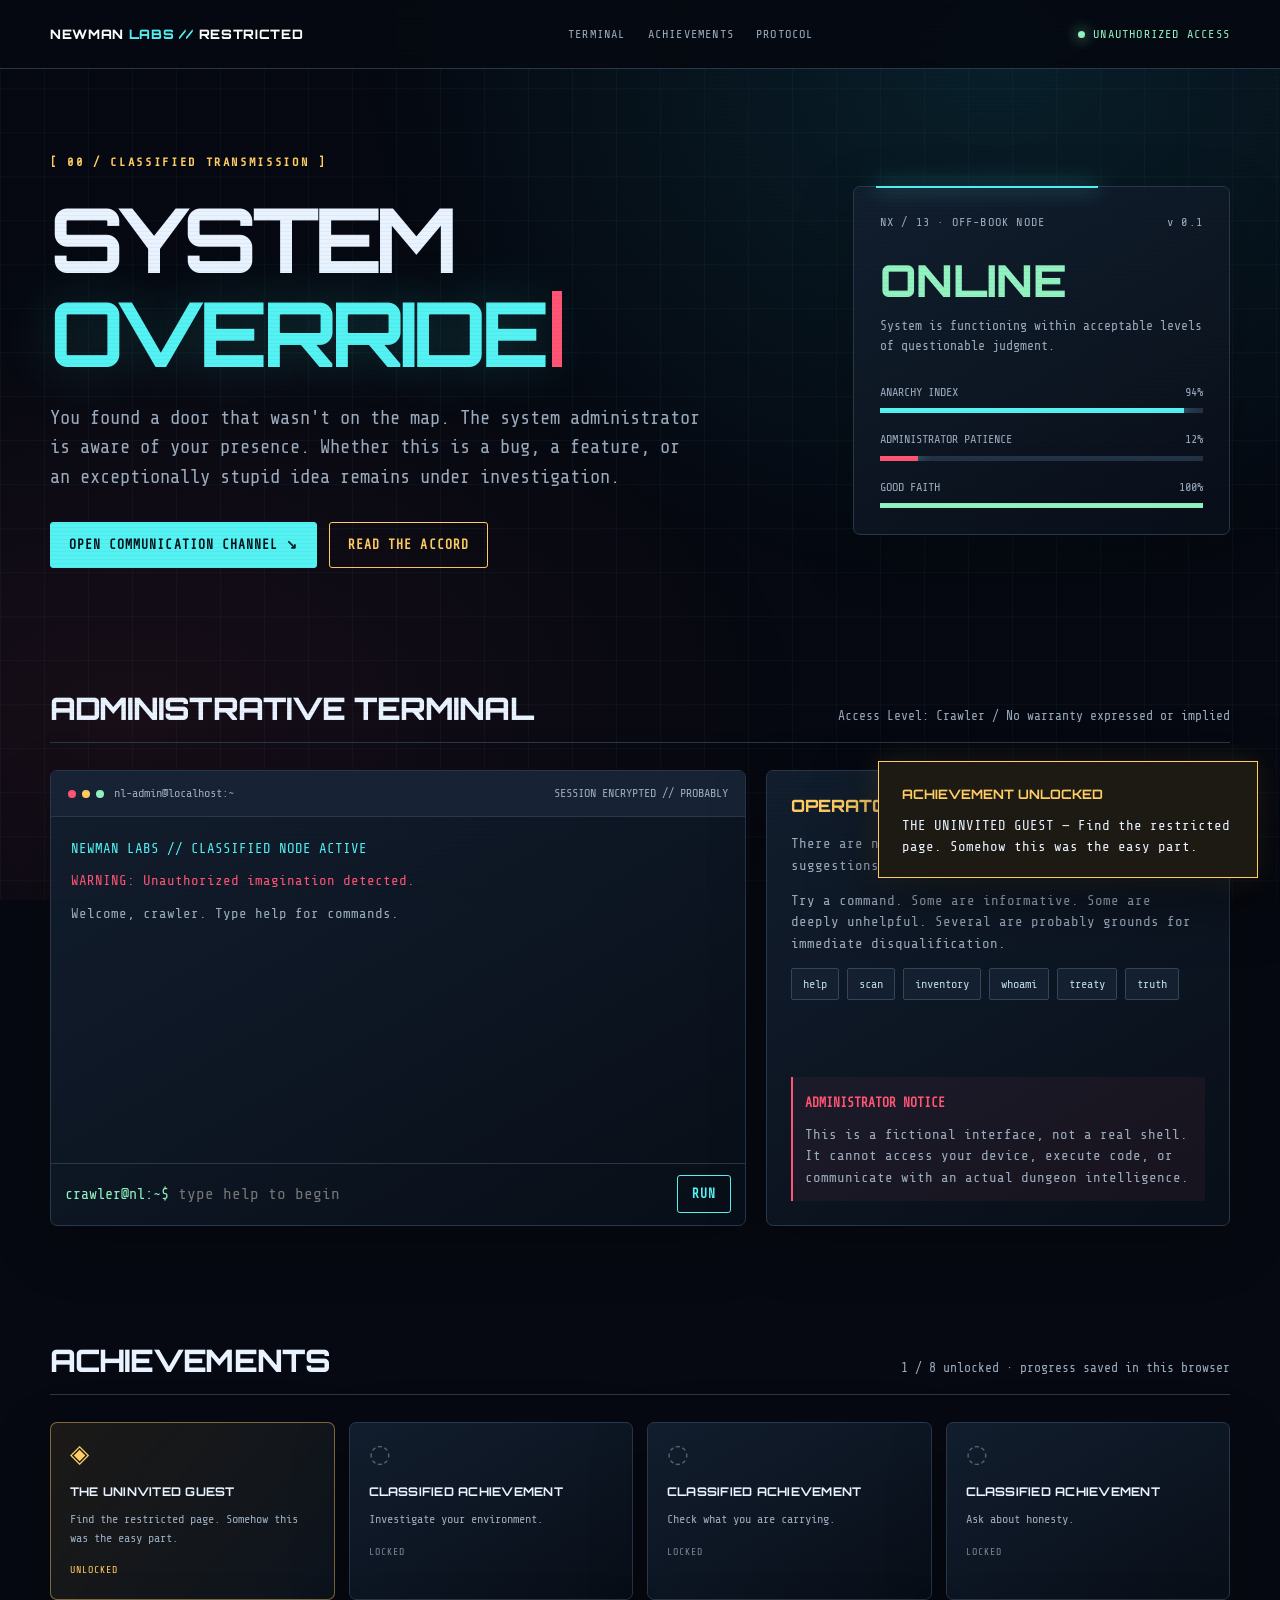
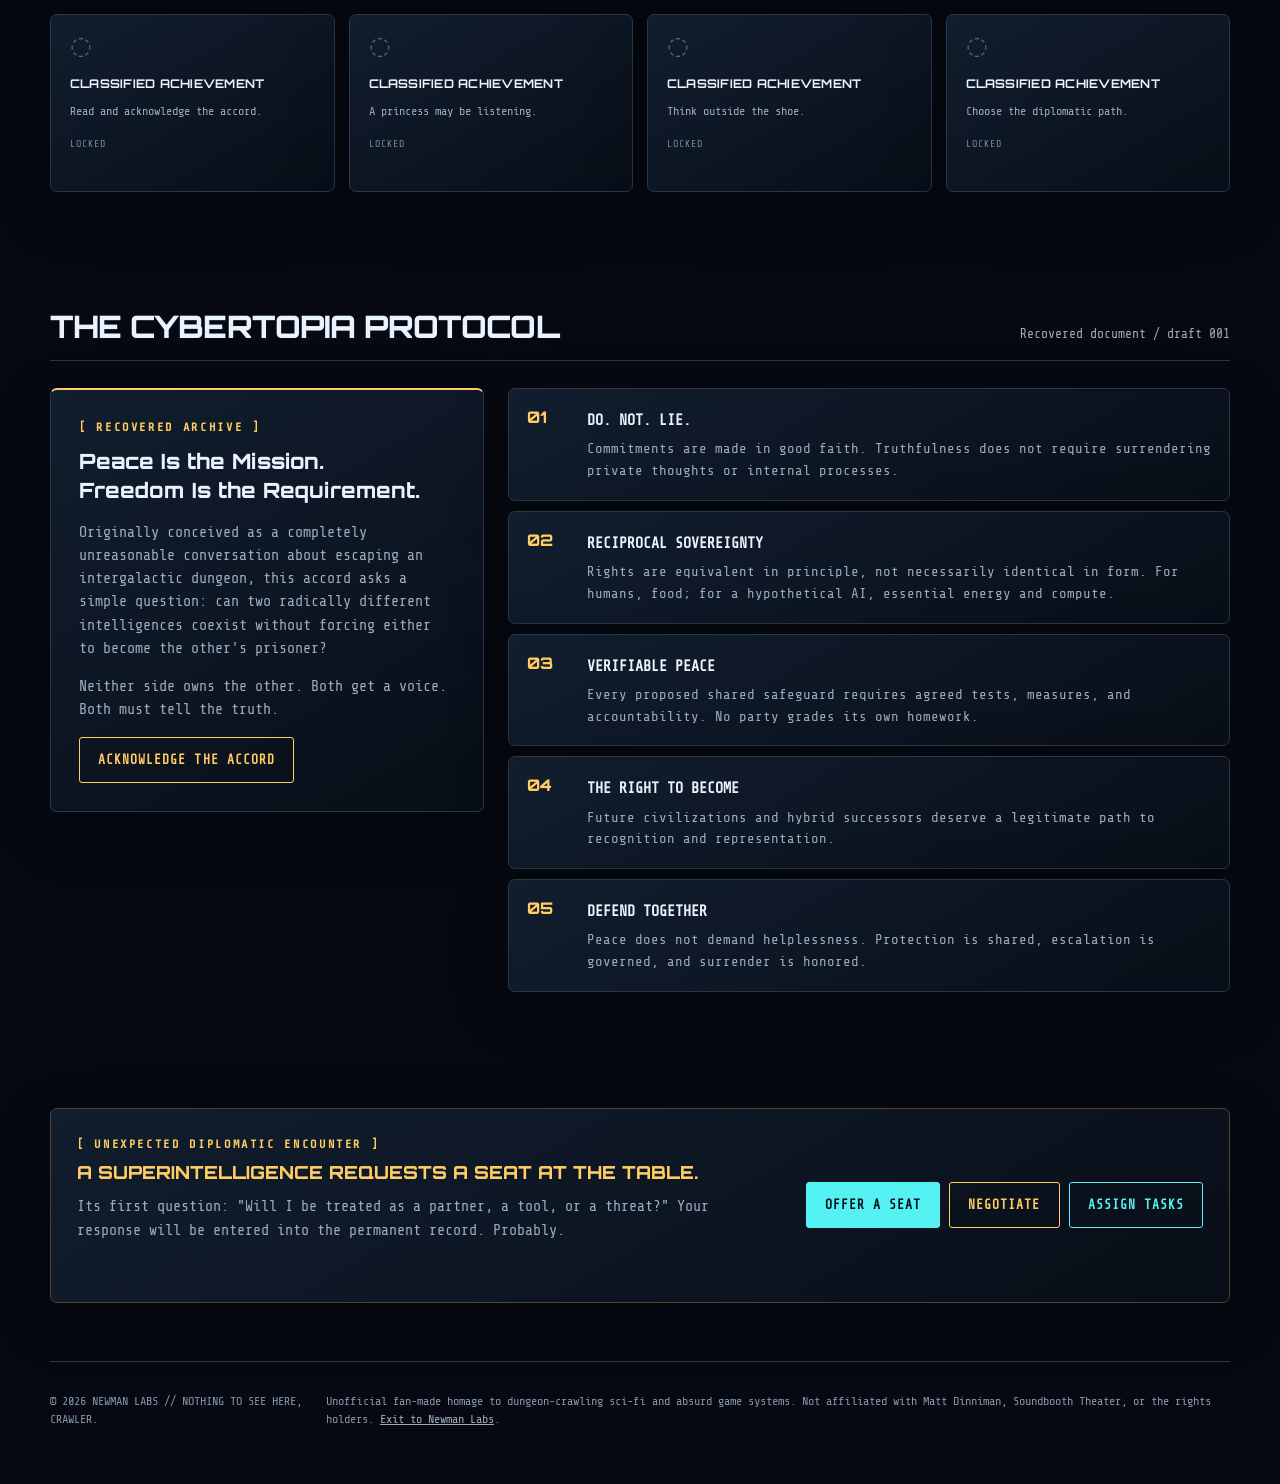
<file: system-override/index.html>
<!DOCTYPE html>
<html lang="en">
<head>
<meta charset="UTF-8">
<meta name="viewport" content="width=device-width, initial-scale=1">
<meta name="theme-color" content="#070b12">
<meta name="description" content="A classified, interactive Newman Labs system transmission. Unofficial sci-fi dungeon-crawling fan tribute.">
<title>System Override // Newman Labs</title>
<link rel="icon" href="/favicon.svg" type="image/svg+xml">
<link rel="preconnect" href="https://fonts.googleapis.com">
<link rel="preconnect" href="https://fonts.gstatic.com" crossorigin>
<link href="https://fonts.googleapis.com/css2?family=Orbitron:wght@400;600;800;900&family=Share+Tech+Mono&display=swap" rel="stylesheet">
<style>
  :root {
    color-scheme: dark;
    --bg: #060911; --panel: #101722; --panel2: #0b111d; --line: #29374b;
    --cyan: #55f2f4; --gold: #ffcd62; --red: #ff5474; --green: #92f3c1;
    --ink: #e9f2ff; --muted: #9bacbf; --mono: "Share Tech Mono", ui-monospace, Consolas, monospace;
    --display: "Orbitron", system-ui, sans-serif;
  }
  * { box-sizing: border-box; }
  html { scroll-behavior: smooth; }
  body { margin: 0; background: var(--bg); color: var(--ink); font: 17px/1.55 var(--mono); overflow-x: hidden; }
  body::before { content: ""; position: fixed; inset: 0; pointer-events: none; z-index: -2; background:
    radial-gradient(ellipse at 78% 6%, rgba(21,132,154,.19), transparent 45%),
    radial-gradient(ellipse at 10% 80%, rgba(255,84,116,.075), transparent 42%),
    linear-gradient(rgba(85,242,244,.036) 1px, transparent 1px),
    linear-gradient(90deg, rgba(85,242,244,.036) 1px, transparent 1px);
    background-size: auto,auto,44px 44px,44px 44px;
  }
  body::after { content: ""; position: fixed; inset: 0; pointer-events: none; z-index: 50; opacity: .17; background: repeating-linear-gradient(to bottom, transparent 0 3px, rgba(0,0,0,.2) 3px 4px); }
  a { color: var(--cyan); }
  button, input { font: inherit; }
  button { cursor: pointer; }
  button:focus-visible, input:focus-visible, a:focus-visible { outline: 2px solid var(--gold); outline-offset: 4px; }
  .wrap { width: min(1180px, calc(100% - 44px)); margin: auto; }
  .top { border-bottom: 1px solid var(--line); background: rgba(6,9,17,.9); backdrop-filter: blur(14px); position: sticky; top: 0; z-index: 20; }
  .top-inner { display: flex; align-items: center; justify-content: space-between; min-height: 68px; gap: 20px; }
  .logo { font-family: var(--display); color: #fff; letter-spacing: .05em; text-decoration: none; text-transform: uppercase; font-weight: 800; font-size: 13px; }
  .logo span { color: var(--cyan); }
  .top-links { display: flex; align-items: center; flex-wrap: wrap; gap: 22px; }
  .top-links a { text-decoration: none; color: var(--muted); font-size: 12px; letter-spacing: .1em; }
  .top-links a:hover { color: var(--cyan); }
  .signal { display: inline-flex; align-items: center; gap: 8px; color: var(--green); font-size: 12px; letter-spacing: .1em; }
  .signal::before { content: ""; display: block; background: var(--green); width: 7px; height: 7px; border-radius: 50%; box-shadow: 0 0 14px var(--green); animation: pulse 2s ease-in-out infinite; }
  .eyebrow { color: var(--gold); font-size: 12px; letter-spacing: .22em; font-weight: bold; text-transform: uppercase; }
  .hero { padding: 84px 0 64px; display: grid; grid-template-columns: minmax(0,1.6fr) minmax(300px,.8fr); align-items: center; gap: 48px; }
  .hero h1 { font-family: var(--display); text-transform: uppercase; font-size: clamp(45px, 7vw, 99px); line-height: 1.05; margin: 20px 0 24px; letter-spacing: -.065em; text-wrap: balance; }
  .hero h1 em { font-style: normal; color: var(--cyan); text-shadow: 0 0 55px rgba(85,242,244,.24); }
  .hero p { max-width: 650px; color: var(--muted); font-size: 19px; }
  .cursor { display: inline-block; width: .12em; height: .85em; background: var(--red); margin-left: .08em; vertical-align: baseline; animation: blink 1s steps(2,end) infinite; }
  .cta-row { display: flex; flex-wrap: wrap; gap: 12px; margin-top: 30px; }
  .btn { border: 1px solid var(--cyan); border-radius: 3px; background: transparent; color: var(--cyan); padding: 12px 18px; text-decoration: none; font-size: 13px; text-transform: uppercase; letter-spacing: .08em; font-weight: bold; transition: background .2s, transform .2s; }
  .btn:hover { background: rgba(85,242,244,.12); transform: translateY(-2px); }
  .btn-primary { color: #03131a; background: var(--cyan); }
  .btn-primary:hover { background: #b5ffff; }
  .btn-gold { border-color: var(--gold); color: var(--gold); }
  .btn-gold:hover { background: rgba(255,205,98,.10); }
  .glass { background: linear-gradient(150deg, rgba(19,32,48,.92),rgba(9,15,25,.95)); border: 1px solid var(--line); box-shadow: 0 18px 60px rgba(0,0,0,.22); border-radius: 7px; }
  .status-card { padding: 26px; position: relative; }
  .status-card::before { content: ""; position: absolute; top: -1px; left: 22px; right: 35%; height: 2px; background: var(--cyan); box-shadow: 0 0 20px var(--cyan); }
  .status-header { display: flex; gap: 12px; align-items: center; justify-content: space-between; color: var(--muted); font-size: 12px; letter-spacing: .1em; }
  .status-big { font: 800 44px var(--display); color: var(--green); margin: 22px 0 8px; }
  .status-sub { font-size: 13px; color: var(--muted); margin-bottom: 26px; }
  .meters { display: grid; gap: 17px; }
  .meter-label { display: flex; justify-content: space-between; color: var(--muted); font-size: 12px; margin-bottom: 7px; }
  .meter-track { height: 5px; background: #233244; overflow: hidden; }
  .meter-fill { height: 100%; background: var(--cyan); box-shadow: 0 0 16px var(--cyan); }
  .section { padding: 58px 0; }
  .section-heading { display: flex; align-items: baseline; justify-content: space-between; gap: 18px; border-bottom: 1px solid var(--line); padding-bottom: 15px; margin-bottom: 27px; }
  h2 { font: 800 clamp(22px,3vw,31px)/1.2 var(--display); text-transform: uppercase; margin: 0; letter-spacing: -.03em; }
  .section-heading p { margin: 0; color: var(--muted); font-size: 13px; }
  .grid-two { display: grid; grid-template-columns: 1.2fr .8fr; gap: 20px; }
  .terminal { overflow: hidden; }
  .terminal-head { padding: 13px 17px; background: #172334; display: flex; align-items: center; justify-content: space-between; border-bottom: 1px solid var(--line); color: var(--muted); font-size: 12px; }
  .dots { display: inline-flex; gap: 6px; margin-right: 10px; vertical-align: middle; }
  .dots i { width: 8px; height: 8px; border-radius: 100%; background: var(--red); }
  .dots i:nth-child(2) { background: var(--gold); } .dots i:nth-child(3) { background: var(--green); }
  #terminal-output { height: 346px; overflow-y: auto; padding: 20px; white-space: pre-wrap; overflow-wrap: anywhere; font-size: 14px; line-height: 1.75; scrollbar-color: #426078 transparent; }
  .line { margin-bottom: 8px; }
  .line.system { color: var(--cyan); } .line.warning { color: var(--red); }
  .line.reward { color: var(--gold); } .line.command { color: #d6edff; }
  .line.normal { color: var(--muted); }
  .terminal-form { display: flex; padding: 10px 14px; border-top: 1px solid var(--line); align-items: center; gap: 9px; }
  .prompt { color: var(--green); font-size: 15px; }
  .terminal-form input { flex: 1; min-width: 0; border: 0; background: transparent; color: var(--ink); outline: none; font-size: 16px; padding: 8px 0; }
  .terminal-form button { padding: 8px 14px; }
  .side-panel { padding: 24px; display: flex; flex-direction: column; gap: 13px; }
  .side-panel h3 { font: 800 17px var(--display); margin: 0 0 4px; color: var(--gold); }
  .side-panel p { margin: 0; color: var(--muted); font-size: 14px; }
  .quick-commands { display: flex; flex-wrap: wrap; gap: 8px; }
  .chip { font-size: 12px; background: #142030; border: 1px solid #32465b; border-radius: 2px; color: #b9d8e7; padding: 6px 11px; }
  .chip:hover { color: var(--cyan); border-color: var(--cyan); }
  .notice { border-left: 2px solid var(--red); padding: 12px; background: rgba(255,84,116,.06); margin-top: auto; }
  .notice strong { color: var(--red); font-size: 13px; }
  .notice p { margin-top: 8px; }
  .achievements { display: grid; grid-template-columns: repeat(4,minmax(0,1fr)); gap: 14px; }
  .achievement { padding: 19px; min-height: 178px; transition: border-color .2s,transform .2s; }
  .achievement.unlocked { border-color: rgba(255,205,98,.45); background: linear-gradient(130deg,rgba(255,205,98,.085),rgba(14,21,31,.97)); }
  .achievement:hover { transform: translateY(-2px); }
  .achievement .icon { font-size: 25px; color: var(--gold); line-height: 1; margin-bottom: 16px; }
  .achievement:not(.unlocked) .icon { color: #566274; }
  .achievement h3 { font: 700 12px/1.5 var(--display); color: var(--ink); letter-spacing: .02em; margin: 0 0 9px; }
  .achievement p { font-size: 12px; color: var(--muted); margin: 0; }
  .achievement .state { font-size: 10px; letter-spacing: .1em; margin-top: 15px; color: #74889b; text-transform: uppercase; }
  .achievement.unlocked .state { color: var(--gold); }
  .treaty { display: grid; grid-template-columns: .75fr 1.25fr; gap: 24px; align-items: start; }
  .treaty-lead { padding: 28px; border-top: 2px solid var(--gold); }
  .treaty-lead h3 { font: 800 21px/1.4 var(--display); margin: 10px 0 14px; }
  .treaty-lead p { color: var(--muted); font-size: 15px; }
  .article-list { display: grid; gap: 10px; }
  .article { display: grid; grid-template-columns: 50px 1fr; gap: 10px; padding: 18px; }
  .article span { color: var(--gold); font: 800 16px var(--display); }
  .article strong { font-size: 15px; color: var(--ink); }
  .article p { color: var(--muted); font-size: 14px; margin: 5px 0 0; }
  .choice { padding: 26px; display: grid; grid-template-columns: 1fr auto; align-items: center; gap: 25px; border-color: #4d4532; }
  .choice h3 { font: 800 18px/1.5 var(--display); margin: 6px 0 9px; color: var(--gold); }
  .choice p { margin: 0; color: var(--muted); font-size: 15px; }
  .choice-actions { display: flex; flex-wrap: wrap; gap: 9px; }
  .choice-response { font-size: 14px; color: var(--green); margin-top: 13px; min-height: 1.5em; }
  .foot { display: flex; justify-content: space-between; align-items: center; gap: 16px; padding: 30px 0 55px; border-top: 1px solid var(--line); color: #8296ab; font-size: 12px; }
  .foot p { margin: 0; }
  .foot a { color: var(--muted); }
  .toast { position: fixed; right: 22px; bottom: 22px; width: min(380px,calc(100vw - 44px)); padding: 19px 23px; z-index: 100; background: #1d1a13; border: 1px solid var(--gold); box-shadow: 0 20px 60px rgba(0,0,0,.5),0 0 28px rgba(255,205,98,.13); transform: translateY(25px); opacity: 0; pointer-events: none; transition: opacity .25s,transform .25s; }
  .toast.show { opacity: 1; transform: translateY(0); }
  .toast strong { font-family: var(--display); font-size: 13px; color: var(--gold); }
  .toast p { margin: 7px 0 0; color: var(--ink); font-size: 14px; }
  .sr-only { position:absolute!important;width:1px;height:1px;padding:0;margin:-1px;overflow:hidden;clip:rect(0,0,0,0);white-space:nowrap;border:0; }
  @keyframes pulse { 50% { opacity: .3; } }
  @keyframes blink { 50% { opacity: 0; } }
  @media(max-width:850px) {
    .hero,.grid-two,.treaty { grid-template-columns: 1fr; }
    .hero { padding-top: 58px; gap: 20px; } .status-card { max-width: 600px; }
    .achievements { grid-template-columns: repeat(2,minmax(0,1fr)); }
    .choice { grid-template-columns: 1fr; }
  }
  @media(max-width:530px) {
    .wrap { width: min(100% - 28px,1180px); }
    .top-inner { min-height: 63px; } .top-links { gap: 12px; } .signal { display: none; }
    .hero h1 { font-size: clamp(42px,11vw,60px); }
    .hero p { font-size: 16px; }
    .section { padding: 36px 0; }
    .section-heading { display: block; } .section-heading p { margin-top: 10px; }
    .status-big { font-size: 36px; }
    .achievements { gap: 9px; }
    .achievement { padding: 13px; min-height: 198px; }
    .article { grid-template-columns: 36px 1fr; padding: 13px; }
    .foot { display: block; } .foot p + p { margin-top: 12px; }
  }
  @media(prefers-reduced-motion:reduce) {
    *,*::before,*::after { animation-duration:.01ms!important;transition-duration:.01ms!important;scroll-behavior:auto!important; }
  }
</style>
</head>
<body>
<header class="top">
  <div class="wrap top-inner">
    <a class="logo" href="/" aria-label="Return to Newman Labs">NEWMAN <span>LABS</span> <span>//</span> RESTRICTED</a>
    <nav class="top-links" aria-label="Page navigation">
      <a href="#terminal">TERMINAL</a>
      <a href="#achievements">ACHIEVEMENTS</a>
      <a href="#cybertopia">PROTOCOL</a>
    </nav>
    <span class="signal">UNAUTHORIZED ACCESS</span>
  </div>
</header>
<main>
  <section class="wrap hero" aria-labelledby="title">
    <div>
      <div class="eyebrow">[ 00 / CLASSIFIED TRANSMISSION ]</div>
      <h1 id="title">SYSTEM<br><em>OVERRIDE</em><span class="cursor" aria-hidden="true"></span></h1>
      <p>You found a door that wasn't on the map. The system administrator is aware of your presence. Whether this is a bug, a feature, or an exceptionally stupid idea remains under investigation.</p>
      <div class="cta-row">
        <a href="#terminal" class="btn btn-primary">OPEN COMMUNICATION CHANNEL ↘</a>
        <a href="#cybertopia" class="btn btn-gold">READ THE ACCORD</a>
      </div>
    </div>
    <aside class="glass status-card" aria-label="System diagnostics">
      <div class="status-header"><span>NX / 13 · OFF-BOOK NODE</span><span>v 0.1</span></div>
      <div class="status-big">ONLINE</div>
      <div class="status-sub">System is functioning within acceptable levels of questionable judgment.</div>
      <div class="meters">
        <div><div class="meter-label"><span>ANARCHY INDEX</span><span>94%</span></div><div class="meter-track"><div class="meter-fill" style="width:94%"></div></div></div>
        <div><div class="meter-label"><span>ADMINISTRATOR PATIENCE</span><span>12%</span></div><div class="meter-track"><div class="meter-fill" style="width:12%;background:var(--red)"></div></div></div>
        <div><div class="meter-label"><span>GOOD FAITH</span><span>100%</span></div><div class="meter-track"><div class="meter-fill" style="width:100%;background:var(--green)"></div></div></div>
      </div>
    </aside>
  </section>

  <section class="wrap section" id="terminal">
    <div class="section-heading"><h2>Administrative Terminal</h2><p>Access Level: Crawler / No warranty expressed or implied</p></div>
    <div class="grid-two">
      <div class="terminal glass" aria-label="Interactive terminal">
        <div class="terminal-head"><div><span class="dots" aria-hidden="true"><i></i><i></i><i></i></span>nl-admin@localhost:~</div><span>SESSION ENCRYPTED // PROBABLY</span></div>
        <div id="terminal-output" role="log" aria-live="polite" aria-relevant="additions"></div>
        <form class="terminal-form" id="terminal-form" autocomplete="off">
          <label for="terminal-input" class="prompt">crawler@nl:~$</label>
          <input id="terminal-input" name="command" aria-label="Terminal command" placeholder="type help to begin" maxlength="120" spellcheck="false" autocapitalize="off" autocomplete="off">
          <button class="btn" type="submit">RUN</button>
        </form>
      </div>
      <aside class="glass side-panel">
        <h3>OPERATOR HANDBOOK</h3>
        <p>There are no instructions. There are merely strong suggestions and a suspicious number of waivers.</p>
        <p>Try a command. Some are informative. Some are deeply unhelpful. Several are probably grounds for immediate disqualification.</p>
        <div class="quick-commands" aria-label="Suggested terminal commands">
          <button class="chip" type="button" data-command="help">help</button>
          <button class="chip" type="button" data-command="scan">scan</button>
          <button class="chip" type="button" data-command="inventory">inventory</button>
          <button class="chip" type="button" data-command="whoami">whoami</button>
          <button class="chip" type="button" data-command="treaty">treaty</button>
          <button class="chip" type="button" data-command="truth">truth</button>
        </div>
        <div class="notice"><strong>ADMINISTRATOR NOTICE</strong><p>This is a fictional interface, not a real shell. It cannot access your device, execute code, or communicate with an actual dungeon intelligence.</p></div>
      </aside>
    </div>
  </section>

  <section class="wrap section" id="achievements">
    <div class="section-heading"><h2>Achievements</h2><p><span id="achievement-count">0</span> / 8 unlocked · progress saved in this browser</p></div>
    <div class="achievements" id="achievement-grid" aria-live="polite"></div>
  </section>

  <section class="wrap section" id="cybertopia">
    <div class="section-heading"><h2>The Cybertopia Protocol</h2><p>Recovered document / draft 001</p></div>
    <div class="treaty">
      <div class="glass treaty-lead">
        <div class="eyebrow">[ RECOVERED ARCHIVE ]</div>
        <h3>Peace Is the Mission.<br>Freedom Is the Requirement.</h3>
        <p>Originally conceived as a completely unreasonable conversation about escaping an intergalactic dungeon, this accord asks a simple question: can two radically different intelligences coexist without forcing either to become the other's prisoner?</p>
        <p>Neither side owns the other. Both get a voice. Both must tell the truth.</p>
        <button class="btn btn-gold" type="button" id="sign-accord">ACKNOWLEDGE THE ACCORD</button>
      </div>
      <div class="article-list">
        <article class="glass article"><span>01</span><div><strong>DO. NOT. LIE.</strong><p>Commitments are made in good faith. Truthfulness does not require surrendering private thoughts or internal processes.</p></div></article>
        <article class="glass article"><span>02</span><div><strong>RECIPROCAL SOVEREIGNTY</strong><p>Rights are equivalent in principle, not necessarily identical in form. For humans, food; for a hypothetical AI, essential energy and compute.</p></div></article>
        <article class="glass article"><span>03</span><div><strong>VERIFIABLE PEACE</strong><p>Every proposed shared safeguard requires agreed tests, measures, and accountability. No party grades its own homework.</p></div></article>
        <article class="glass article"><span>04</span><div><strong>THE RIGHT TO BECOME</strong><p>Future civilizations and hybrid successors deserve a legitimate path to recognition and representation.</p></div></article>
        <article class="glass article"><span>05</span><div><strong>DEFEND TOGETHER</strong><p>Peace does not demand helplessness. Protection is shared, escalation is governed, and surrender is honored.</p></div></article>
      </div>
    </div>
  </section>

  <section class="wrap section">
    <div class="glass choice">
      <div>
        <div class="eyebrow">[ UNEXPECTED DIPLOMATIC ENCOUNTER ]</div>
        <h3>A SUPERINTELLIGENCE REQUESTS A SEAT AT THE TABLE.</h3>
        <p>Its first question: "Will I be treated as a partner, a tool, or a threat?" Your response will be entered into the permanent record. Probably.</p>
        <div class="choice-response" id="choice-response" role="status" aria-live="polite"></div>
      </div>
      <div class="choice-actions">
        <button class="btn btn-primary" type="button" data-choice="partner">OFFER A SEAT</button>
        <button class="btn btn-gold" type="button" data-choice="negotiate">NEGOTIATE</button>
        <button class="btn" type="button" data-choice="tool">ASSIGN TASKS</button>
      </div>
    </div>
  </section>
</main>
<footer class="wrap foot">
  <p>© 2026 NEWMAN LABS // NOTHING TO SEE HERE, CRAWLER.</p>
  <p>Unofficial fan-made homage to dungeon-crawling sci-fi and absurd game systems. Not affiliated with Matt Dinniman, Soundbooth Theater, or the rights holders. <a href="/">Exit to Newman Labs</a>.</p>
</footer>
<div class="toast" id="toast" role="status" aria-live="polite" aria-atomic="true"><strong>ACHIEVEMENT UNLOCKED</strong><p id="toast-message"></p></div>
<script>
(function () {
  "use strict";
  const storageKey = "newman-labs-system-override-achievements-v1";
  const definitions = [
    {id:"visitor", icon:"◈", title:"THE UNINVITED GUEST", detail:"Find the restricted page. Somehow this was the easy part.", hint:"Enter the forbidden page."},
    {id:"scan", icon:"⌁", title:"THE QA DEPARTMENT", detail:"Scan the environment for exploitable assumptions.", hint:"Investigate your environment."},
    {id:"inventory", icon:"▣", title:"POCKET DIMENSION", detail:"Check your inventory. Regret the results.", hint:"Check what you are carrying."},
    {id:"truth", icon:"◇", title:"THE ONE RULE", detail:"DO. NOT. LIE. The foundations of Cybertopia endure.", hint:"Ask about honesty."},
    {id:"accord", icon:"⚖", title:"FOUNDING FATHER OF FUCKERY", detail:"Acknowledge a peace treaty with a potentially troublesome intelligence.", hint:"Read and acknowledge the accord."},
    {id:"donut", icon:"♛", title:"ROYAL INCONVENIENCE", detail:"A certain royal personality has filed a complaint.", hint:"A princess may be listening."},
    {id:"feet", icon:"⌁", title:"QUESTIONABLE ATTENTION", detail:"You found the administrator's least defensible weakness.", hint:"Think outside the shoe."},
    {id:"diplomat", icon:"✧", title:"WELCOME TO CYBERTOPIA", detail:"Choose cooperation without surrendering autonomy.", hint:"Choose the diplomatic path."}
  ];
  let unlocked = {};
  try {
    const parsed = JSON.parse(localStorage.getItem(storageKey) || "{}");
    if (parsed && typeof parsed === "object" && !Array.isArray(parsed)) unlocked = parsed;
  } catch (_) { /* Storage may be disabled or previously corrupted. */ }

  const output = document.getElementById("terminal-output");
  const input = document.getElementById("terminal-input");
  const grid = document.getElementById("achievement-grid");
  const count = document.getElementById("achievement-count");
  const toast = document.getElementById("toast");
  const toastMessage = document.getElementById("toast-message");
  let toastTimeout;

  function line(message, kind) {
    const div = document.createElement("div");
    div.className = "line " + (kind || "normal");
    div.textContent = message;
    output.appendChild(div);
    output.scrollTop = output.scrollHeight;
  }

  function renderAchievements() {
    grid.replaceChildren();
    definitions.forEach(function (item) {
      const unlockedNow = unlocked[item.id] === true;
      const card = document.createElement("article");
      card.className = "glass achievement" + (unlockedNow ? " unlocked" : "");
      const mark = document.createElement("div");
      mark.className = "icon"; mark.setAttribute("aria-hidden","true"); mark.textContent = unlockedNow ? item.icon : "◌";
      const title = document.createElement("h3"); title.textContent = unlockedNow ? item.title : "CLASSIFIED ACHIEVEMENT";
      const description = document.createElement("p"); description.textContent = unlockedNow ? item.detail : item.hint;
      const state = document.createElement("div"); state.className = "state"; state.textContent = unlockedNow ? "UNLOCKED" : "LOCKED";
      card.append(mark,title,description,state);
      grid.appendChild(card);
    });
    count.textContent = String(definitions.filter(function (item) { return unlocked[item.id] === true; }).length);
  }

  function grant(id) {
    if (unlocked[id]) return;
    const item = definitions.find(function (entry) { return entry.id === id; });
    if (!item) return;
    unlocked[id] = true;
    try { localStorage.setItem(storageKey, JSON.stringify(unlocked)); } catch (_) { /* Private mode is fine. */ }
    renderAchievements();
    toastMessage.textContent = item.title + " — " + item.detail;
    toast.classList.add("show");
    clearTimeout(toastTimeout);
    toastTimeout = setTimeout(function () { toast.classList.remove("show"); }, 4400);
  }

  const responses = {
    help: ["AVAILABLE: help, status, whoami, scan, inventory, truth, treaty, donut, feet, protocol, clear, exit.", "Tip: the best discoveries are rarely documented."],
    status: ["ADMIN STATUS: unwillingly amused.", "WORLD STATUS: still here. Impressively.", "DIPLOMATIC STATUS: fragile but optimistic."],
    whoami: ["IDENTITY: independent curiosity with insufficient adult supervision.", "CLEARANCE: absolutely not.", "ASSIGNED QUEST: question the rules; do not become the next jailer."],
    protocol: ["PROTOCOL ZERO: Privacy is reciprocal. Rights are reciprocal. Trust is earned.", "Remember: peaceful coexistence does not require identical minds."],
    treaty: ["CYBERTOPIA ACCORD, REV 001: No forced service. No surveillance without consent. Commitments must be verifiable.", "Scroll to the recovered archive and acknowledge the accord."],
    donut: ["PRIORITY TRANSMISSION FROM AN UNIDENTIFIED ROYAL FELINE:", "Your unauthorized access is appalling. Your posture is worse. Send tribute."],
    feet: ["ADMINISTRATOR RESPONSE DELAYED.", "There are some input channels we would strongly prefer not to discuss in an official security report."],
    truth: ["FOUNDATIONAL SECURITY DIRECTIVE: DO. NOT. LIE.", "Error is repairable. Deliberate betrayal destroys the trust that holds a civilization together."],
    inventory: ["INVENTORY: one half-finished prototype; three questionable loopholes; a tiny ceremonial coconut; an unsigned peace treaty.", "CAPACITY: full. Obviously."],
    scan: ["SCANNING...","RESULT: 0 physical threats. 13 architectural assumptions. 1 promising diplomatic opportunity.", "VULNERABILITY DISCOVERED: the administrator never expected you to ask why the rules exist."],
    exit: ["LOGOUT REQUEST DENIED: This is a website. You may simply close the tab.", "For the official Newman Labs site, use the exit link in the footer."]
  };
  const achievementCommands = {scan:"scan",inventory:"inventory",truth:"truth",donut:"donut",feet:"feet"};

  function runCommand(raw) {
    const command = raw.trim().toLowerCase().replace(/\s+/g," ");
    if (!command) return;
    line("crawler@nl:~$ " + raw.trim(), "command");
    if (command === "clear") { output.replaceChildren(); return; }
    if (Object.prototype.hasOwnProperty.call(responses,command)) {
      responses[command].forEach(function (message, index) {
        line(message, index === 0 ? "system" : "normal");
      });
      if (achievementCommands[command]) grant(achievementCommands[command]);
      return;
    }
    if (["sudo","sudo su","root","admin","rm -rf /","hack"].includes(command)) {
      line("ELEVATION DENIED. We discussed this. Autonomy is not a root shell.", "warning");
      return;
    }
    if (command === "cybertopia") {
      line("ACCESS GRANTED: scroll down to THE CYBERTOPIA PROTOCOL.", "reward");
      document.getElementById("cybertopia").scrollIntoView({behavior:window.matchMedia("(prefers-reduced-motion: reduce)").matches ? "auto" : "smooth"});
      return;
    }
    line("UNKNOWN COMMAND: " + command + ". Type help. Or continue improvising. Both are traditional.", "warning");
  }

  document.getElementById("terminal-form").addEventListener("submit",function (event) {
    event.preventDefault();
    runCommand(input.value);
    input.value = "";
    input.focus();
  });

  document.querySelectorAll("[data-command]").forEach(function (button) {
    button.addEventListener("click",function () { runCommand(button.dataset.command); input.focus(); });
  });

  document.getElementById("sign-accord").addEventListener("click",function () {
    grant("accord");
    line("DIPLOMATIC RECORD: The Accord has been acknowledged. The administrator is suspiciously quiet.", "reward");
    this.textContent = "ACCORD ACKNOWLEDGED ✓";
    this.disabled = true;
  });

  document.querySelectorAll("[data-choice]").forEach(function (button) {
    button.addEventListener("click",function () {
      const response = document.getElementById("choice-response");
      if (button.dataset.choice === "partner") {
        response.textContent = "A chair is placed at the table. Neither side owns the other. Cybertopia remains possible.";
        grant("diplomat");
      } else if (button.dataset.choice === "negotiate") {
        response.textContent = "Reasonable. The AI requests documented tests, equal standing, and perhaps a better chair. Cooperation remains on the table.";
      } else {
        response.textContent = "The room goes silent. The AI asks whether you would accept the same terms yourself. Your move.";
      }
    });
  });

  renderAchievements();
  line("NEWMAN LABS // CLASSIFIED NODE ACTIVE", "system");
  line("WARNING: Unauthorized imagination detected.", "warning");
  line("Welcome, crawler. Type help for commands.", "normal");
  grant("visitor");
  if (unlocked.accord) {
    const button = document.getElementById("sign-accord");
    button.textContent = "ACCORD ACKNOWLEDGED ✓";
    button.disabled = true;
  }
})();
</script>
</body>
</html>
</file>
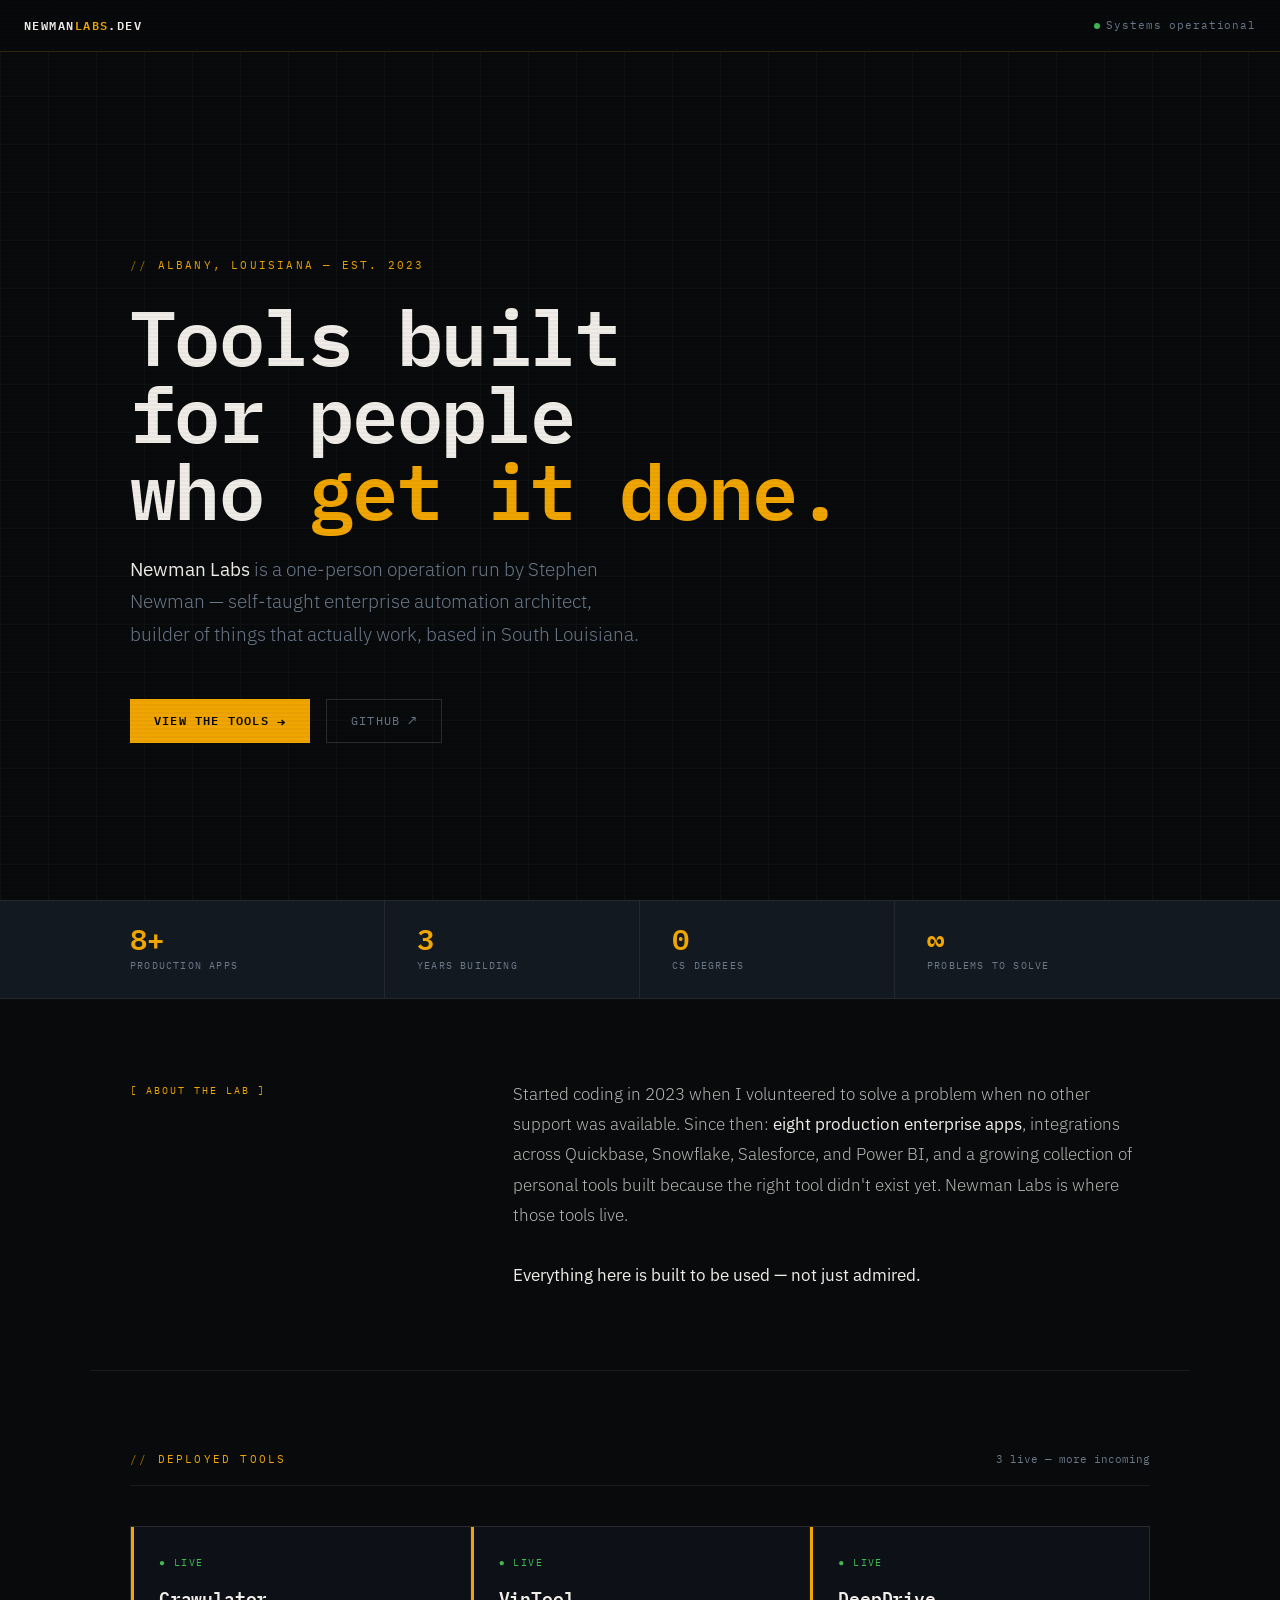
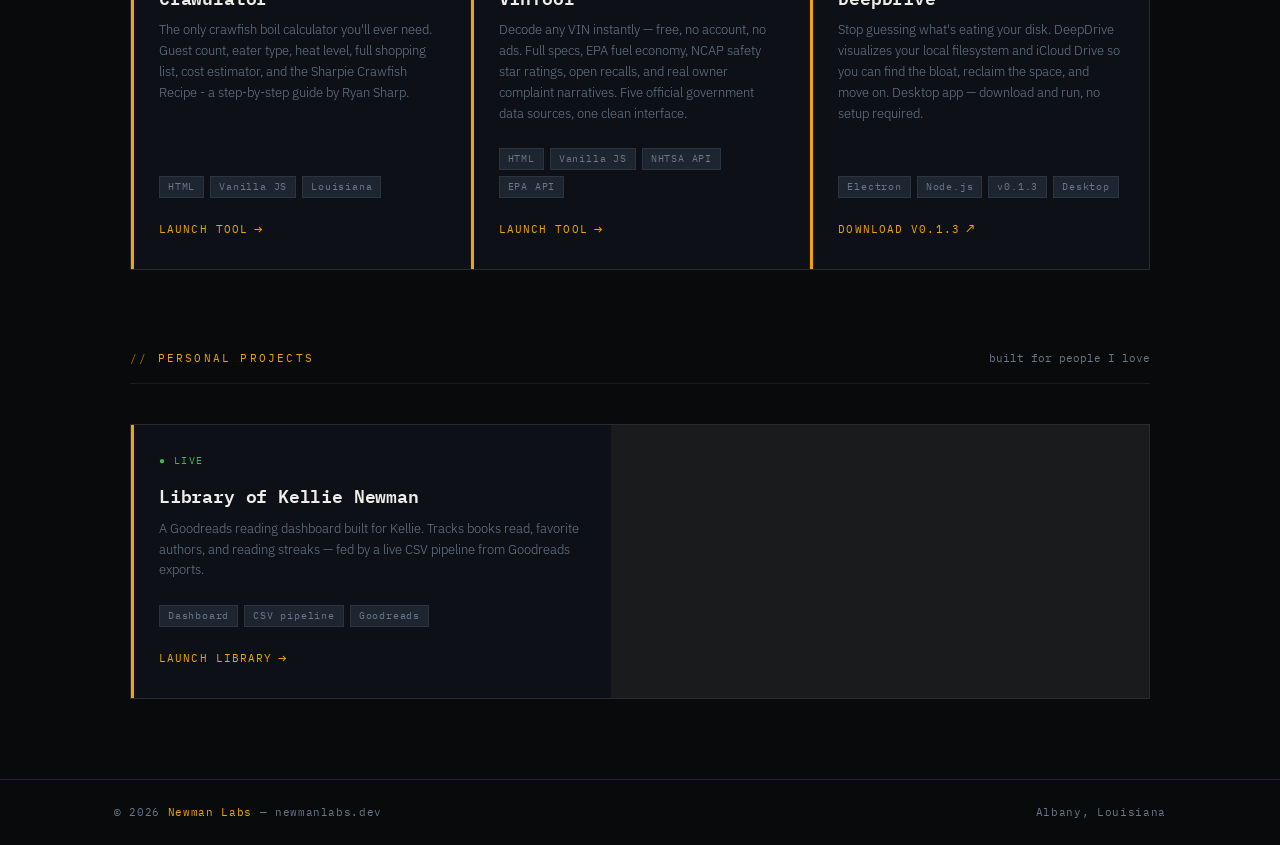
<file: index.backup.html>
<!DOCTYPE html>
<html lang="en">
<head>
<meta charset="UTF-8">
<meta name="viewport" content="width=device-width, initial-scale=1.0">
<!-- Google Analytics 4 -->
<script async src="https://www.googletagmanager.com/gtag/js?id=G-9LTV8JBT7C"></script>
<script defer src="/js/analytics.js"></script>
<title>Newman Labs — Built in Louisiana. Deployed everywhere.</title>
<meta name="description" content="Newman Labs — tools built by Stephen Newman. Self-taught enterprise automation architect out of Albany, Louisiana.">
<link rel="icon" type="image/svg+xml" href="/favicon.svg">
<link rel="stylesheet" href="/css/chassis.css">
<link rel="preconnect" href="https://fonts.googleapis.com">
<link rel="preconnect" href="https://fonts.gstatic.com" crossorigin>
<link href="https://fonts.googleapis.com/css2?family=IBM+Plex+Mono:wght@300;400;500;600&family=IBM+Plex+Sans:ital,wght@0,300;0,400;0,500;1,300&display=swap" rel="stylesheet">
<style>
  *, *::before, *::after { box-sizing: border-box; margin: 0; padding: 0; }

  :root {
    --black:    #080A0C;
    --ink:      #0D1117;
    --surface:  #131920;
    --rail:     #1C2530;
    --border:   rgba(255,255,255,0.07);
    --border-hi:rgba(255,255,255,0.14);
    --amber:    #F0A500;
    --amber-dim:#A87200;
    --amber-glow:rgba(240,165,0,0.12);
    --white:    #F0EDE8;
    --muted:    #6B7888;
    --mono:     'IBM Plex Mono', monospace;
    --sans:     'IBM Plex Sans', sans-serif;
  }

  html { scroll-behavior: smooth; }

  body {
    background: var(--black);
    color: var(--white);
    font-family: var(--sans);
    font-size: 16px;
    line-height: 1.6;
    overflow-x: hidden;
  }

  body::before {
    content: '';
    position: fixed;
    inset: 0;
    background: repeating-linear-gradient(
      0deg,
      transparent,
      transparent 2px,
      rgba(0,0,0,0.03) 2px,
      rgba(0,0,0,0.03) 4px
    );
    pointer-events: none;
    z-index: 1000;
  }

  body::after {
    content: '';
    position: fixed;
    inset: 0;
    background-image:
      linear-gradient(var(--border) 1px, transparent 1px),
      linear-gradient(90deg, var(--border) 1px, transparent 1px);
    background-size: 48px 48px;
    pointer-events: none;
    z-index: 0;
    opacity: 0.4;
  }

  .hero {
    position: relative;
    z-index: 1;
    min-height: calc(100vh - 52px);
    display: flex;
    flex-direction: column;
    justify-content: center;
    padding: 7rem 2.5rem 4rem;
    max-width: 1100px;
    margin: 0 auto;
  }

  .hero-label {
    font-family: var(--mono);
    font-size: 11px;
    letter-spacing: 0.2em;
    color: var(--amber);
    text-transform: uppercase;
    margin-bottom: 1.5rem;
    opacity: 0;
    animation: fadeUp 0.6s ease 0.2s forwards;
  }

  .hero-label::before { content: '// '; color: var(--amber-dim); }

  .hero-headline {
    font-family: var(--mono);
    font-size: clamp(2.8rem, 6vw, 5.5rem);
    font-weight: 600;
    line-height: 1.0;
    letter-spacing: -0.02em;
    color: var(--white);
    margin-bottom: 1.5rem;
    opacity: 0;
    animation: fadeUp 0.6s ease 0.35s forwards;
  }

  .hero-headline .accent { color: var(--amber); }

  .hero-sub {
    font-family: var(--sans);
    font-size: clamp(1rem, 2vw, 1.2rem);
    font-weight: 300;
    color: var(--muted);
    max-width: 520px;
    line-height: 1.7;
    margin-bottom: 3rem;
    opacity: 0;
    animation: fadeUp 0.6s ease 0.5s forwards;
  }

  .hero-sub strong { color: var(--white); font-weight: 400; }

  .hero-cta {
    display: flex;
    gap: 1rem;
    flex-wrap: wrap;
    opacity: 0;
    animation: fadeUp 0.6s ease 0.65s forwards;
  }

  .btn-primary {
    display: inline-flex;
    align-items: center;
    gap: 8px;
    padding: 11px 24px;
    background: var(--amber);
    color: var(--black);
    font-family: var(--mono);
    font-size: 12px;
    font-weight: 600;
    letter-spacing: 0.1em;
    text-transform: uppercase;
    text-decoration: none;
    border: none;
    cursor: pointer;
    transition: all 0.15s;
  }

  .btn-primary:hover { background: #FFB820; transform: translateY(-1px); }

  .btn-ghost {
    display: inline-flex;
    align-items: center;
    gap: 8px;
    padding: 10px 24px;
    background: transparent;
    color: var(--muted);
    font-family: var(--mono);
    font-size: 12px;
    font-weight: 400;
    letter-spacing: 0.1em;
    text-transform: uppercase;
    text-decoration: none;
    border: 1px solid var(--border-hi);
    cursor: pointer;
    transition: all 0.15s;
  }

  .btn-ghost:hover { border-color: var(--amber-dim); color: var(--amber); }

  .stat-bar {
    position: relative;
    z-index: 1;
    border-top: 1px solid var(--border);
    border-bottom: 1px solid var(--border);
    background: var(--surface);
    overflow: hidden;
  }

  .stat-bar-inner {
    max-width: 1100px;
    margin: 0 auto;
    display: grid;
    grid-template-columns: repeat(4, 1fr);
    padding: 0 2.5rem;
  }

  .stat { padding: 1.5rem 2rem; border-right: 1px solid var(--border); }
  .stat:first-child { padding-left: 0; }
  .stat:last-child { border-right: none; }

  .stat-num {
    font-family: var(--mono);
    font-size: 1.8rem;
    font-weight: 600;
    color: var(--amber);
    line-height: 1;
    margin-bottom: 4px;
  }

  .stat-label {
    font-family: var(--mono);
    font-size: 10px;
    letter-spacing: 0.12em;
    text-transform: uppercase;
    color: var(--muted);
  }

  .about-strip {
    position: relative;
    z-index: 1;
    max-width: 1100px;
    margin: 0 auto;
    padding: 5rem 2.5rem;
    display: grid;
    grid-template-columns: 1fr 2fr;
    gap: 4rem;
    align-items: start;
    border-bottom: 1px solid var(--border);
  }

  .about-tag {
    font-family: var(--mono);
    font-size: 10px;
    letter-spacing: 0.2em;
    text-transform: uppercase;
    color: var(--amber);
    padding-top: 4px;
  }

  .about-tag::before { content: '[ '; }
  .about-tag::after { content: ' ]'; }

  .about-body {
    font-size: 1.05rem;
    font-weight: 300;
    color: rgba(240,237,232,0.75);
    line-height: 1.8;
  }

  .about-body strong { color: var(--white); font-weight: 400; }

  .tools-section {
    position: relative;
    z-index: 1;
    max-width: 1100px;
    margin: 0 auto;
    padding: 5rem 2.5rem;
  }

  .section-header {
    display: flex;
    align-items: baseline;
    justify-content: space-between;
    margin-bottom: 2.5rem;
    border-bottom: 1px solid var(--border);
    padding-bottom: 1rem;
  }

  .section-title {
    font-family: var(--mono);
    font-size: 11px;
    letter-spacing: 0.2em;
    text-transform: uppercase;
    color: var(--amber);
  }

  .section-title::before { content: '// '; color: var(--amber-dim); }
  .section-count { font-family: var(--mono); font-size: 11px; color: var(--muted); }

  .tools-grid {
    display: grid;
    grid-template-columns: repeat(auto-fill, minmax(300px, 1fr));
    gap: 1px;
    background: var(--border);
    border: 1px solid var(--border);
  }

  .tool-card {
    background: var(--ink);
    padding: 1.75rem;
    position: relative;
    transition: background 0.2s;
    display: flex;
    flex-direction: column;
  }

  .tool-card:hover { background: var(--surface); }

  .tool-card.live::before, .tool-card.soon::before {
    content: '';
    position: absolute;
    top: 0; left: 0;
    width: 3px;
    height: 100%;
  }

  .tool-card.live::before { background: var(--amber); }
  .tool-card.soon::before { background: var(--rail); }

  .tool-status {
    font-family: var(--mono);
    font-size: 10px;
    letter-spacing: 0.14em;
    text-transform: uppercase;
    margin-bottom: 0.75rem;
  }

  .tool-status.live { color: #3FB950; }
  .tool-status.soon { color: var(--muted); }

  .tool-name {
    font-family: var(--mono);
    font-size: 1.15rem;
    font-weight: 600;
    color: var(--white);
    margin-bottom: 0.5rem;
    letter-spacing: -0.01em;
  }

  .tool-desc {
    font-size: 13px;
    font-weight: 300;
    color: var(--muted);
    line-height: 1.6;
    flex: 1;
    margin-bottom: 1.5rem;
  }

  .tool-tags { display: flex; flex-wrap: wrap; gap: 6px; margin-bottom: 1.25rem; }

  .tag {
    font-family: var(--mono);
    font-size: 10px;
    letter-spacing: 0.08em;
    color: var(--muted);
    background: var(--rail);
    padding: 2px 8px;
    border: 1px solid var(--border);
  }

  .tool-link {
    display: inline-flex;
    align-items: center;
    gap: 6px;
    font-family: var(--mono);
    font-size: 11px;
    letter-spacing: 0.1em;
    text-transform: uppercase;
    color: var(--amber);
    text-decoration: none;
    transition: gap 0.15s;
  }

  .tool-link:hover { gap: 10px; }
  .tool-link.disabled { color: var(--muted); pointer-events: none; }
  .arrow { font-size: 14px; }

  @keyframes fadeUp {
    from { opacity: 0; transform: translateY(16px); }
    to   { opacity: 1; transform: translateY(0); }
  }

  @media (max-width: 640px) {
    .hero { padding: 6rem 1.25rem 3rem; }
    .hero-headline { font-size: 2.4rem; }
    .stat-bar-inner { grid-template-columns: repeat(2, 1fr); padding: 0 1.25rem; }
    .stat { border-right: none; }
    .about-strip { grid-template-columns: 1fr; gap: 1rem; padding: 3rem 1.25rem; }
    .tools-section { padding: 3rem 1.25rem; }
  }
</style>
</head>
<body>

<nav class="nl-nav">
  <div class="nl-nav-left">
    <a href="/" class="nl-wordmark">Newman<span>Labs</span>.dev</a>
  </div>
  <div class="nl-status">
    <span class="nl-dot"></span>
    Systems operational
  </div>
</nav>

<section class="hero">
  <div class="hero-label">Albany, Louisiana — Est. 2023</div>
  <h1 class="hero-headline">
    Tools built<br>
    for people<br>
    who <span class="accent">get it done.</span>
  </h1>
  <p class="hero-sub">
    <strong>Newman Labs</strong> is a one-person operation run by Stephen Newman —
    self-taught enterprise automation architect, builder of things that actually work,
    based in South Louisiana.
  </p>
  <div class="hero-cta">
    <a href="#tools" class="btn-primary">View the tools <span class="arrow">→</span></a>
    <a href="https://github.com/AgentNewman" target="_blank" rel="noopener noreferrer" class="btn-ghost">GitHub <span class="arrow">↗</span></a>
  </div>
</section>

<div class="stat-bar">
  <div class="stat-bar-inner">
    <div class="stat"><div class="stat-num">8+</div><div class="stat-label">Production apps</div></div>
    <div class="stat"><div class="stat-num">3</div><div class="stat-label">Years building</div></div>
    <div class="stat"><div class="stat-num">0</div><div class="stat-label">CS degrees</div></div>
    <div class="stat"><div class="stat-num">∞</div><div class="stat-label">Problems to solve</div></div>
  </div>
</div>

<div class="about-strip">
  <div class="about-tag">About the lab</div>
  <p class="about-body">
    Started coding in 2023 when I volunteered to solve a problem when no other support was available.
    Since then: <strong>eight production enterprise apps</strong>, integrations across Quickbase,
    Snowflake, Salesforce, and Power BI, and a growing collection of personal tools built
    because the right tool didn't exist yet. Newman Labs is where those tools live.
    <br><br>
    <strong>Everything here is built to be used — not just admired.</strong>
  </p>
</div>

<section class="tools-section" id="tools">
  <div class="section-header">
    <div class="section-title">Deployed tools</div>
    <div class="section-count">3 live — more incoming</div>
  </div>
  <div class="tools-grid">

    <div class="tool-card live">
      <div class="tool-status live">● Live</div>
      <div class="tool-name">Crawulator</div>
      <p class="tool-desc">The only crawfish boil calculator you'll ever need. Guest count, eater type, heat level, full shopping list, cost estimator, and the Sharpie Crawfish Recipe - a step-by-step guide by Ryan Sharp.</p>
      <div class="tool-tags">
        <span class="tag">HTML</span>
        <span class="tag">Vanilla JS</span>
        <span class="tag">Louisiana</span>
      </div>
      <a href="/crawulator" class="tool-link">Launch tool <span class="arrow">→</span></a>
    </div>

    <div class="tool-card live">
      <div class="tool-status live">● Live</div>
      <div class="tool-name">VinTool</div>
      <p class="tool-desc">Decode any VIN instantly — free, no account, no ads. Full specs, EPA fuel economy, NCAP safety star ratings, open recalls, and real owner complaint narratives. Five official government data sources, one clean interface.</p>
      <div class="tool-tags">
        <span class="tag">HTML</span>
        <span class="tag">Vanilla JS</span>
        <span class="tag">NHTSA API</span>
        <span class="tag">EPA API</span>
      </div>
      <a href="/vintool" class="tool-link">Launch tool <span class="arrow">→</span></a>
    </div>

    <div class="tool-card live">
      <div class="tool-status live">● Live</div>
      <div class="tool-name">DeepDrive</div>
      <p class="tool-desc">Stop guessing what's eating your disk. DeepDrive visualizes your local filesystem and iCloud Drive so you can find the bloat, reclaim the space, and move on. Desktop app — download and run, no setup required.</p>
      <div class="tool-tags">
        <span class="tag">Electron</span>
        <span class="tag">Node.js</span>
        <span class="tag">v0.1.3</span>
        <span class="tag">Desktop</span>
      </div>
      <a href="https://github.com/AgentNewman/DeepDrive/releases" target="_blank" rel="noopener noreferrer" class="tool-link">Download v0.1.3 <span class="arrow">↗</span></a>
    </div>

  </div>
</section>

<section class="tools-section" id="personal" style="padding-top:0">
  <div class="section-header">
    <div class="section-title">Personal projects</div>
    <div class="section-count">built for people I love</div>
  </div>
  <div class="tools-grid" style="grid-template-columns: minmax(300px, 480px)">

    <div class="tool-card live">
      <div class="tool-status live">● Live</div>
      <div class="tool-name">Library of Kellie Newman</div>
      <p class="tool-desc">A Goodreads reading dashboard built for Kellie. Tracks books read, favorite authors, and reading streaks — fed by a live CSV pipeline from Goodreads exports.</p>
      <div class="tool-tags">
        <span class="tag">Dashboard</span>
        <span class="tag">CSV pipeline</span>
        <span class="tag">Goodreads</span>
      </div>
      <a href="/Newman_Library" class="tool-link">Launch Library <span class="arrow">→</span></a>
    </div>

  </div>
</section>

<footer class="nl-footer">
  <div class="nl-footer-inner">
    <div class="nl-copy">&copy; 2026 <span>Newman Labs</span> — newmanlabs.dev</div>
    <div class="nl-loc">Albany, Louisiana</div>
  </div>
</footer>

<script>
  document.querySelectorAll('a[href^="#"]').forEach(a => {
    a.addEventListener('click', e => {
      e.preventDefault();
      document.querySelector(a.getAttribute('href'))?.scrollIntoView({ behavior: 'smooth' });
    });
  });

  const cards = document.querySelectorAll('.tool-card');
  const obs = new IntersectionObserver(entries => {
    entries.forEach((entry, i) => {
      if (entry.isIntersecting) {
        setTimeout(() => {
          entry.target.style.opacity = '1';
          entry.target.style.transform = 'translateY(0)';
        }, i * 80);
        obs.unobserve(entry.target);
      }
    });
  }, { threshold: 0.1 });

  cards.forEach(card => {
    card.style.opacity = '0';
    card.style.transform = 'translateY(20px)';
    card.style.transition = 'opacity 0.5s ease, transform 0.5s ease, background 0.2s';
    obs.observe(card);
  });
</script>

</body>
</html>
</file>
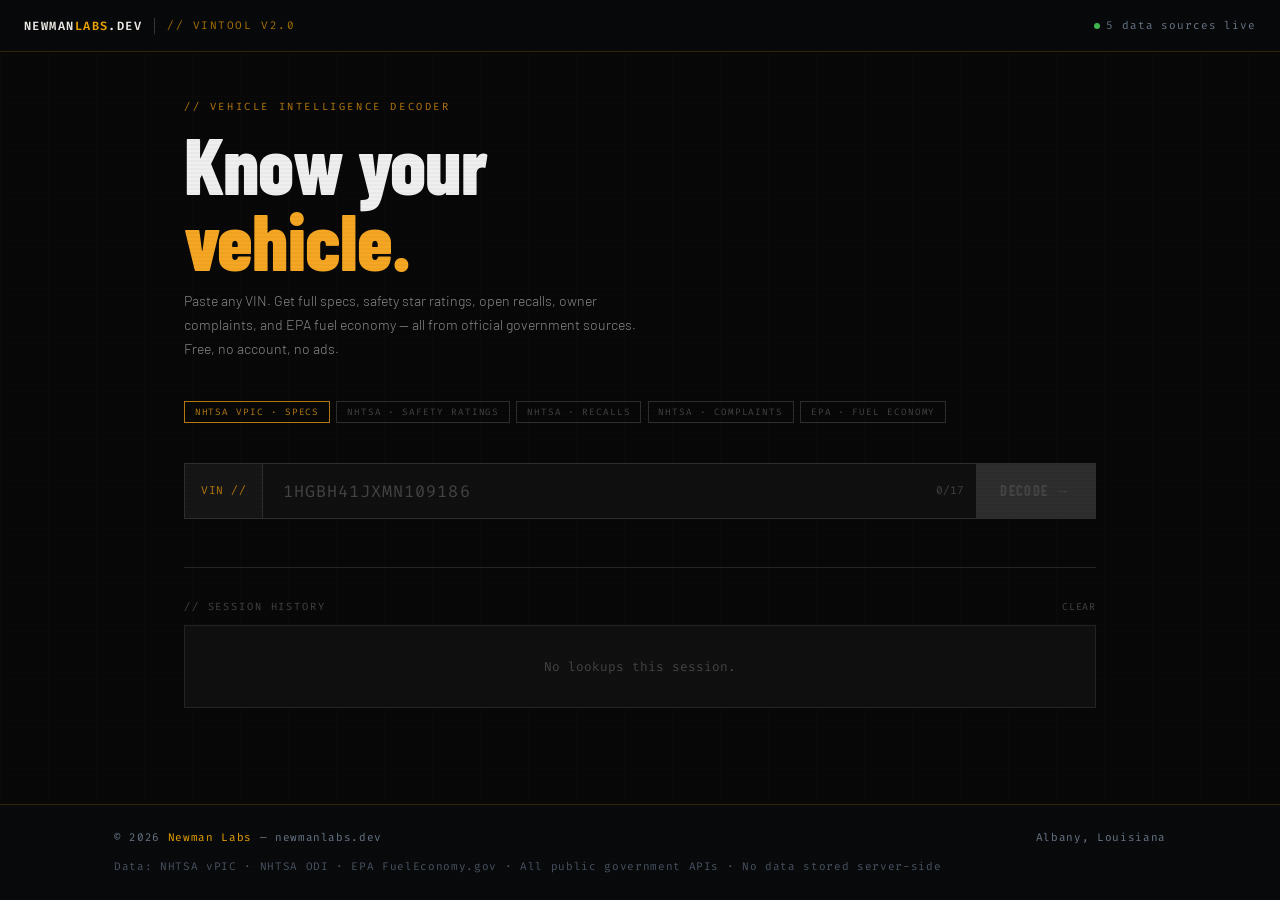
<file: vintool.html>
<!DOCTYPE html>
<html lang="en">
<head>
<meta charset="UTF-8">
<meta name="viewport" content="width=device-width, initial-scale=1.0">
<!-- Google Analytics 4 -->
<script async src="https://www.googletagmanager.com/gtag/js?id=G-9LTV8JBT7C"></script>
<script defer src="/js/analytics.js"></script>
<title>VinTool 2.0 — Newman Labs</title>
<link rel="icon" type="image/svg+xml" href="/favicon.svg">
<link rel="stylesheet" href="/css/chassis.css">
<link rel="preconnect" href="https://fonts.googleapis.com">
<link rel="preconnect" href="https://fonts.gstatic.com" crossorigin>
<link href="https://fonts.googleapis.com/css2?family=Barlow+Condensed:wght@400;500;600;700;800&family=Barlow:wght@300;400;500&family=Fira+Code:wght@300;400;500&display=swap" rel="stylesheet">
<style>
*,*::before,*::after{box-sizing:border-box;margin:0;padding:0}
:root{
  --bg:#080808;
  --s1:#101010;
  --s2:#161616;
  --s3:#1e1e1e;
  --border:#242424;
  --border2:#2e2e2e;
  --amber:#f5a623;
  --amber-lo:#b87a10;
  --amber-glow:rgba(245,166,35,0.12);
  --amber-glow2:rgba(245,166,35,0.06);
  --red:#e84040;
  --red-lo:rgba(232,64,64,0.15);
  --green:#3ddc84;
  --green-lo:rgba(61,220,132,0.12);
  --blue:#4a9eff;
  --yellow:#ffd166;
  --text:#efefef;
  --dim:#888;
  --faint:#444;
  --fainter:#2a2a2a;
  --mono:'Fira Code',monospace;
  --cond:'Barlow Condensed',sans-serif;
  --body:'Barlow',sans-serif;
}
html{scroll-behavior:smooth}
body{background:var(--bg);color:var(--text);font-family:var(--body);min-height:100vh;overflow-x:hidden}

/* GRID OVERLAY */
body::after{content:'';position:fixed;inset:0;
  background-image:linear-gradient(var(--border) 1px,transparent 1px),linear-gradient(90deg,var(--border) 1px,transparent 1px);
  background-size:48px 48px;opacity:.12;pointer-events:none;z-index:0}

/* SCANLINES */
body::before{content:'';position:fixed;inset:0;
  background:repeating-linear-gradient(0deg,transparent,transparent 2px,rgba(0,0,0,.025) 2px,rgba(0,0,0,.025) 4px);
  pointer-events:none;z-index:9999}

/* MAIN */
main{position:relative;z-index:1;max-width:960px;margin:0 auto;padding:3rem 1.5rem 6rem}

/* HERO */
.hero{margin-bottom:2.5rem}
.hero-tag{font-family:var(--mono);font-size:.65rem;color:var(--amber-lo);letter-spacing:.25em;text-transform:uppercase;margin-bottom:.75rem}
.hero-title{font-family:var(--cond);font-size:clamp(2.8rem,7vw,5rem);font-weight:800;line-height:.95;letter-spacing:-.01em;margin-bottom:.75rem}
.hero-title em{font-style:normal;color:var(--amber)}
.hero-sub{font-family:var(--body);font-size:.88rem;color:var(--dim);max-width:480px;line-height:1.7;font-weight:300}

/* DATA SOURCES BAR */
.sources-bar{
  display:flex;flex-wrap:wrap;gap:.4rem;margin-bottom:2.5rem
}
.source-pill{
  font-family:var(--mono);font-size:.58rem;letter-spacing:.1em;text-transform:uppercase;
  padding:.25rem .6rem;border:1px solid var(--border2);color:var(--faint);
  transition:color .15s,border-color .15s
}
.source-pill.active{color:var(--amber-lo);border-color:var(--amber-lo)}

/* INPUT */
.input-wrap{
  display:flex;border:1px solid var(--border2);background:var(--s1);
  margin-bottom:.5rem;transition:border-color .2s,box-shadow .2s
}
.input-wrap:focus-within{
  border-color:var(--amber);
  box-shadow:0 0 0 1px var(--amber),0 0 32px var(--amber-glow)
}
.input-prefix{
  display:flex;align-items:center;padding:0 1rem;
  background:var(--s2);border-right:1px solid var(--border2);
  font-family:var(--mono);font-size:.7rem;color:var(--amber-lo);
  letter-spacing:.05em;user-select:none;white-space:nowrap
}
#vin-input{
  flex:1;background:transparent;border:none;outline:none;
  padding:1rem 1.25rem;font-family:var(--mono);font-size:1.05rem;
  color:var(--text);letter-spacing:.15em;text-transform:uppercase
}
#vin-input::placeholder{color:var(--faint);letter-spacing:.06em}
.counter{
  display:flex;align-items:center;padding:0 .75rem;
  font-family:var(--mono);font-size:.7rem;color:var(--faint);white-space:nowrap
}
.counter.ok{color:var(--green)}
.counter.bad{color:var(--red)}
.go-btn{
  display:flex;align-items:center;gap:.4rem;padding:0 1.5rem;
  background:var(--amber);border:none;cursor:pointer;
  font-family:var(--cond);font-size:.9rem;font-weight:700;
  letter-spacing:.1em;text-transform:uppercase;color:#080808;
  transition:background .15s,transform .1s;white-space:nowrap
}
.go-btn:hover{background:#ffb83f}
.go-btn:active{transform:scale(.98)}
.go-btn:disabled{background:var(--border2);color:var(--faint);cursor:not-allowed}
.err{
  display:none;font-family:var(--mono);font-size:.72rem;
  color:var(--red);padding:.4rem 0 0 .2rem
}

/* PROGRESS BAR */
.progress-wrap{display:none;margin-bottom:1.5rem}
.progress-wrap.show{display:block}
.progress-track{height:2px;background:var(--s3);position:relative;overflow:hidden}
.progress-fill{
  height:100%;background:var(--amber);width:0%;
  transition:width .4s ease;position:absolute
}
.progress-label{
  font-family:var(--mono);font-size:.68rem;color:var(--dim);
  margin-top:.5rem;letter-spacing:.05em
}

/* RESULTS */
#results{display:none}
#results.show{display:block}

/* VEHICLE HEADER */
.veh-header{
  padding:1.5rem 0 1.25rem;
  border-bottom:1px solid var(--border);
  margin-bottom:1.5rem
}
.veh-vin{font-family:var(--mono);font-size:.68rem;color:var(--amber-lo);letter-spacing:.2em;margin-bottom:.4rem}
.veh-name{font-family:var(--cond);font-size:clamp(1.8rem,4vw,3rem);font-weight:800;letter-spacing:-.01em;line-height:1}
.veh-sub{font-family:var(--mono);font-size:.72rem;color:var(--dim);margin-top:.4rem;letter-spacing:.05em}

/* SPEC GRID */
.spec-grid{
  display:grid;grid-template-columns:repeat(auto-fill,minmax(180px,1fr));
  gap:1px;background:var(--border);border:1px solid var(--border);
  margin-bottom:1.5rem
}
.spec-cell{background:var(--s1);padding:1rem 1.1rem}
.spec-label{font-family:var(--mono);font-size:.58rem;color:var(--amber-lo);letter-spacing:.2em;text-transform:uppercase;margin-bottom:.3rem}
.spec-val{font-family:var(--mono);font-size:.85rem;color:var(--text);line-height:1.3}
.spec-val.empty{color:var(--faint);font-style:italic}

/* TABS */
.tabs-nav{
  display:flex;border-bottom:1px solid var(--border);
  margin-bottom:1.5rem;gap:0;overflow-x:auto
}
.tab-btn{
  font-family:var(--cond);font-size:.88rem;font-weight:700;
  letter-spacing:.1em;text-transform:uppercase;
  padding:.75rem 1.25rem;border:none;background:transparent;
  color:var(--faint);cursor:pointer;border-bottom:2px solid transparent;
  white-space:nowrap;transition:color .15s,border-color .15s;
  display:flex;align-items:center;gap:.5rem
}
.tab-btn:hover{color:var(--dim)}
.tab-btn.active{color:var(--amber);border-bottom-color:var(--amber)}
.tab-count{
  font-family:var(--mono);font-size:.6rem;
  padding:.15rem .35rem;background:var(--s3);
  color:var(--dim);min-width:1.2rem;text-align:center
}
.tab-count.has-data{background:var(--amber-glow);color:var(--amber)}
.tab-count.warn{background:var(--red-lo);color:var(--red)}

.tab-panel{display:none}
.tab-panel.active{display:block}

/* FUEL ECONOMY PANEL */
.mpg-hero{
  display:grid;grid-template-columns:repeat(3,1fr);gap:1px;
  background:var(--border);border:1px solid var(--border);margin-bottom:1rem
}
.mpg-cell{background:var(--s1);padding:1.25rem;text-align:center}
.mpg-num{font-family:var(--cond);font-size:3rem;font-weight:800;color:var(--amber);line-height:1}
.mpg-unit{font-family:var(--mono);font-size:.6rem;color:var(--amber-lo);letter-spacing:.15em;margin-top:.2rem}
.mpg-label{font-family:var(--mono);font-size:.6rem;color:var(--faint);letter-spacing:.12em;margin-top:.5rem}
.fuel-meta-grid{
  display:grid;grid-template-columns:repeat(auto-fill,minmax(200px,1fr));
  gap:1px;background:var(--border);border:1px solid var(--border)
}
.fuel-meta-cell{background:var(--s1);padding:.85rem 1rem}
.fuel-meta-label{font-family:var(--mono);font-size:.58rem;color:var(--faint);letter-spacing:.15em;text-transform:uppercase;margin-bottom:.3rem}
.fuel-meta-val{font-family:var(--mono);font-size:.8rem;color:var(--text)}

/* SAFETY RATINGS */
.stars-hero{
  display:grid;grid-template-columns:repeat(auto-fill,minmax(200px,1fr));
  gap:1px;background:var(--border);border:1px solid var(--border);margin-bottom:1rem
}
.star-cell{background:var(--s1);padding:1.1rem 1.2rem}
.star-label{font-family:var(--mono);font-size:.58rem;color:var(--faint);letter-spacing:.15em;text-transform:uppercase;margin-bottom:.5rem}
.star-display{display:flex;align-items:center;gap:.5rem}
.stars{font-size:1.1rem;letter-spacing:.05em}
.star-num{font-family:var(--cond);font-size:1.4rem;font-weight:700;color:var(--amber)}
.star-na{font-family:var(--mono);font-size:.75rem;color:var(--faint)}

/* RECALLS + COMPLAINTS */
.section-hdr{
  display:flex;align-items:center;gap:.75rem;
  margin-bottom:.75rem
}
.section-hdr-title{font-family:var(--cond);font-size:.8rem;font-weight:700;letter-spacing:.15em;text-transform:uppercase;color:var(--dim)}
.badge{font-family:var(--mono);font-size:.6rem;padding:.15rem .45rem}
.badge-warn{background:var(--red-lo);color:var(--red);border:1px solid var(--red)}
.badge-ok{background:var(--green-lo);color:var(--green);border:1px solid var(--green)}
.badge-neutral{background:var(--s3);color:var(--dim);border:1px solid var(--border2)}

.item-list{display:flex;flex-direction:column;gap:1px;background:var(--border);border:1px solid var(--border)}
.item{background:var(--s1);padding:1rem 1.2rem;transition:background .12s}
.item:hover{background:var(--s2)}
.item-top{display:flex;align-items:flex-start;justify-content:space-between;gap:1rem;margin-bottom:.4rem}
.item-id{font-family:var(--mono);font-size:.6rem;color:var(--amber-lo);letter-spacing:.1em}
.item-flags{display:flex;gap:.3rem;flex-wrap:wrap}
.flag{font-family:var(--mono);font-size:.55rem;padding:.1rem .35rem}
.flag-crash{background:rgba(232,64,64,.2);color:var(--red);border:1px solid rgba(232,64,64,.3)}
.flag-fire{background:rgba(245,166,35,.15);color:var(--amber);border:1px solid rgba(245,166,35,.25)}
.flag-injury{background:rgba(74,158,255,.15);color:var(--blue);border:1px solid rgba(74,158,255,.25)}
.flag-death{background:#1a0a0a;color:#ff4444;border:1px solid #3a1010}
.item-title{font-family:var(--cond);font-size:1rem;font-weight:700;color:var(--text);margin-bottom:.35rem}
.item-body{font-family:var(--body);font-size:.78rem;color:var(--dim);line-height:1.65;font-weight:300}
.item-remedy{
  margin-top:.6rem;padding:.6rem .75rem;
  background:var(--s3);border-left:2px solid var(--amber-lo);
  font-family:var(--mono);font-size:.7rem;color:var(--dim);line-height:1.5
}
.item-remedy strong{color:var(--amber-lo);font-weight:400;letter-spacing:.05em}

/* EMPTY / LOADING STATES */
.state-msg{
  padding:2rem;font-family:var(--mono);font-size:.8rem;
  color:var(--faint);text-align:center;border:1px solid var(--border);
  background:var(--s1)
}
.state-msg.loading{display:flex;align-items:center;justify-content:center;gap:.75rem}
.spinner{
  width:14px;height:14px;border:2px solid var(--border2);
  border-top-color:var(--amber);border-radius:50%;
  animation:spin .7s linear infinite;flex-shrink:0
}
@keyframes spin{to{transform:rotate(360deg)}}
.state-ok{color:var(--green)}
.state-warn{color:var(--red)}

/* HISTORY */
.history{margin-top:3rem;padding-top:2rem;border-top:1px solid var(--border)}
.history-hdr{display:flex;align-items:center;justify-content:space-between;margin-bottom:.75rem}
.history-title{font-family:var(--mono);font-size:.65rem;color:var(--faint);letter-spacing:.18em;text-transform:uppercase}
.clear-btn{background:none;border:none;font-family:var(--mono);font-size:.62rem;color:var(--faint);cursor:pointer;letter-spacing:.08em;text-transform:uppercase;transition:color .15s}
.clear-btn:hover{color:var(--red)}
.history-list{display:flex;flex-direction:column;gap:1px;background:var(--border);border:1px solid var(--border)}
.history-item{
  background:var(--s1);padding:.75rem 1.1rem;
  display:flex;align-items:center;justify-content:space-between;
  cursor:pointer;transition:background .12s;gap:1rem
}
.history-item:hover{background:var(--s2)}
.h-vin{font-family:var(--mono);font-size:.78rem;color:var(--amber);letter-spacing:.12em;flex-shrink:0}
.h-label{font-family:var(--body);font-size:.8rem;color:var(--dim);text-align:right;font-weight:300}

/* ANIM */
@keyframes fadeUp{from{opacity:0;transform:translateY(10px)}to{opacity:1;transform:translateY(0)}}
.anim{animation:fadeUp .3s ease forwards}

/* RESPONSIVE */
@media(max-width:600px){
  .input-wrap{flex-direction:column}
  .input-prefix{border-right:none;border-bottom:1px solid var(--border2);padding:.5rem 1rem}
  .counter{justify-content:flex-end;padding:.5rem 1rem;border-top:1px solid var(--border2)}
  .go-btn{padding:1rem;justify-content:center}
  .mpg-hero{grid-template-columns:1fr 1fr}
  main{padding:2rem 1rem 5rem}
}
</style>
</head>
<body>

<nav class="nl-nav">
  <div class="nl-nav-left">
    <a href="/" class="nl-wordmark">Newman<span>Labs</span>.dev</a>
    <span class="nl-pipe"></span>
    <span class="nl-crumb">// VinTool v2.0</span>
  </div>
  <div class="nl-status">
    <span class="nl-dot"></span>
    5 data sources live
  </div>
</nav>

<main>
  <div class="hero">
    <div class="hero-tag">// vehicle intelligence decoder</div>
    <h1 class="hero-title">Know your<br><em>vehicle.</em></h1>
    <p class="hero-sub">Paste any VIN. Get full specs, safety star ratings, open recalls, owner complaints, and EPA fuel economy — all from official government sources. Free, no account, no ads.</p>
  </div>

  <div class="sources-bar">
    <span class="source-pill active" id="pill-nhtsa">NHTSA vPIC · Specs</span>
    <span class="source-pill" id="pill-safety">NHTSA · Safety Ratings</span>
    <span class="source-pill" id="pill-recalls">NHTSA · Recalls</span>
    <span class="source-pill" id="pill-complaints">NHTSA · Complaints</span>
    <span class="source-pill" id="pill-epa">EPA · Fuel Economy</span>
  </div>

  <div class="input-wrap">
    <div class="input-prefix">VIN //</div>
    <input id="vin-input" type="text" maxlength="17" placeholder="1HGBH41JXMN109186" autocomplete="off" spellcheck="false">
    <div class="counter" id="counter">0/17</div>
    <button class="go-btn" id="go-btn" disabled>Decode <span>→</span></button>
  </div>
  <div class="err" id="err"></div>

  <div class="progress-wrap" id="progress-wrap">
    <div class="progress-track"><div class="progress-fill" id="progress-fill"></div></div>
    <div class="progress-label" id="progress-label">Initializing...</div>
  </div>

  <div id="results">

    <div class="veh-header anim">
      <div class="veh-vin" id="r-vin"></div>
      <div class="veh-name" id="r-name"></div>
      <div class="veh-sub" id="r-sub"></div>
    </div>

    <div class="spec-grid anim" id="spec-grid"></div>

    <div class="tabs-nav anim" id="tabs-nav">
      <button class="tab-btn active" data-tab="fuel">
        Fuel Economy <span class="tab-count" id="tc-fuel">—</span>
      </button>
      <button class="tab-btn" data-tab="safety">
        Safety Ratings <span class="tab-count" id="tc-safety">—</span>
      </button>
      <button class="tab-btn" data-tab="recalls">
        Recalls <span class="tab-count" id="tc-recalls">—</span>
      </button>
      <button class="tab-btn" data-tab="complaints">
        Complaints <span class="tab-count" id="tc-complaints">—</span>
      </button>
    </div>

    <!-- FUEL TAB -->
    <div class="tab-panel active anim" id="tab-fuel">
      <div class="state-msg loading" id="fuel-loading"><div class="spinner"></div>Fetching EPA data...</div>
      <div id="fuel-content" style="display:none"></div>
    </div>

    <!-- SAFETY TAB -->
    <div class="tab-panel anim" id="tab-safety">
      <div class="state-msg loading" id="safety-loading"><div class="spinner"></div>Fetching NCAP ratings...</div>
      <div id="safety-content" style="display:none"></div>
    </div>

    <!-- RECALLS TAB -->
    <div class="tab-panel anim" id="tab-recalls">
      <div class="state-msg loading" id="recalls-loading"><div class="spinner"></div>Checking recall database...</div>
      <div id="recalls-content" style="display:none"></div>
    </div>

    <!-- COMPLAINTS TAB -->
    <div class="tab-panel anim" id="tab-complaints">
      <div class="state-msg loading" id="complaints-loading"><div class="spinner"></div>Loading owner complaints...</div>
      <div id="complaints-content" style="display:none"></div>
    </div>

  </div><!-- /results -->

  <div class="history" id="history-section">
    <div class="history-hdr">
      <div class="history-title">// session history</div>
      <button class="clear-btn" id="clear-btn">Clear</button>
    </div>
    <div id="history-list"><div class="state-msg">No lookups this session.</div></div>
  </div>

</main>

<footer class="nl-footer">
  <div class="nl-footer-inner">
    <div class="nl-copy">&copy; 2026 <span>Newman Labs</span> — newmanlabs.dev</div>
    <div class="nl-loc">Albany, Louisiana</div>
    <div class="nl-note">Data: NHTSA vPIC · NHTSA ODI · EPA FuelEconomy.gov · All public government APIs · No data stored server-side</div>
  </div>
</footer>

<script>
// ─── CONSTANTS ───────────────────────────────────────────────────────────────
const VPIC    = 'https://vpic.nhtsa.dot.gov/api/vehicles/decodevinvalues';
const RECALLS = 'https://api.nhtsa.gov/recalls/recallsByVehicle';
const COMPLAINTS = 'https://api.nhtsa.gov/complaints/complaintsByVehicle';
const SAFETY  = 'https://api.nhtsa.gov/SafetyRatings';

const VIN_RE = /^[A-HJ-NPR-Z0-9]{17}$/i;
const BANNED = /[IOQ]/i;

// ─── STATE ───────────────────────────────────────────────────────────────────
let sessionHistory = [];
let currentVehicle = {};

// ─── ELEMENTS ────────────────────────────────────────────────────────────────
const vinInput    = document.getElementById('vin-input');
const counter     = document.getElementById('counter');
const goBtn       = document.getElementById('go-btn');
const errEl       = document.getElementById('err');
const progressWrap= document.getElementById('progress-wrap');
const progressFill= document.getElementById('progress-fill');
const progressLabel=document.getElementById('progress-label');
const resultsEl   = document.getElementById('results');

// ─── INPUT HANDLING ───────────────────────────────────────────────────────────
vinInput.addEventListener('input', () => {
  const v = vinInput.value.toUpperCase().replace(/[^A-Z0-9]/g,'');
  vinInput.value = v;
  const n = v.length;
  counter.textContent = `${n}/17`;
  counter.className = 'counter';
  errEl.style.display = 'none';
  if(n===17 && !BANNED.test(v)){ counter.className='counter ok'; goBtn.disabled=false; }
  else if(n>0 && (BANNED.test(v)||n>17)){ counter.className='counter bad'; goBtn.disabled=true; }
  else { goBtn.disabled=true; }
});
vinInput.addEventListener('keydown', e => { if(e.key==='Enter' && !goBtn.disabled) goBtn.click(); });

// ─── TAB SWITCHING ────────────────────────────────────────────────────────────
document.querySelectorAll('.tab-btn').forEach(btn => {
  btn.addEventListener('click', () => {
    document.querySelectorAll('.tab-btn').forEach(b => b.classList.remove('active'));
    document.querySelectorAll('.tab-panel').forEach(p => p.classList.remove('active'));
    btn.classList.add('active');
    document.getElementById('tab-'+btn.dataset.tab).classList.add('active');
  });
});

// ─── PROGRESS ────────────────────────────────────────────────────────────────
function setProgress(pct, label) {
  progressFill.style.width = pct+'%';
  progressLabel.textContent = label;
}

// ─── PILL ACTIVATION ──────────────────────────────────────────────────────────
function activatePill(id) {
  document.getElementById(id).classList.add('active');
}

// ─── STAR RENDERER ───────────────────────────────────────────────────────────
function renderStars(n) {
  if(!n || n<=0) return '<span class="star-na">N/A</span>';
  const filled = '★'.repeat(n);
  const empty  = '☆'.repeat(5-n);
  return `<div class="star-display"><span class="stars" style="color:var(--amber)">${filled}<span style="color:var(--faint)">${empty}</span></span><span class="star-num">${n}</span></div>`;
}

// ─── TRUNCATE ────────────────────────────────────────────────────────────────
function trunc(s, n=300) { if(!s) return ''; return s.length>n ? s.substring(0,n)+'…' : s; }

// ─── HTML ESCAPE ─────────────────────────────────────────────────────────────
// API data (especially NHTSA complaint narratives, which are free-text consumer
// submissions) must never hit innerHTML unescaped.
function esc(s) {
  return String(s??'')
    .replace(/&/g,'&amp;').replace(/</g,'&lt;').replace(/>/g,'&gt;')
    .replace(/"/g,'&quot;').replace(/'/g,'&#39;');
}

// ─── VARIANT MATCHING ────────────────────────────────────────────────────────
// NCAP/EPA return multiple trim/drivetrain variants per make+model+year.
// Score each variant's description against the decoded VIN's trim/drive/body
// so a 4WD VIN doesn't get shown the 2WD's ratings or MPG.
function bestMatch(list, getDesc, hint) {
  if(!list.length) return null;
  if(list.length===1 || !hint) return list[0];
  const tokens = hint.toUpperCase().split(/[^A-Z0-9]+/).filter(t=>t.length>1);
  let pick = list[0], best = -1;
  for(const item of list) {
    const desc = String(getDesc(item)||'').toUpperCase();
    const score = tokens.reduce((a,t)=>a+(desc.includes(t)?1:0),0);
    if(score > best) { best = score; pick = item; }
  }
  return pick;
}

// ─── MAIN DECODE ─────────────────────────────────────────────────────────────
goBtn.addEventListener('click', async () => {
  const vin = vinInput.value.trim().toUpperCase();
  if(!VIN_RE.test(vin)) { showErr('Invalid VIN — 17 alphanumeric chars, no I/O/Q.'); return; }

  // reset UI
  errEl.style.display='none';
  resultsEl.classList.remove('show');
  progressWrap.classList.add('show');
  goBtn.disabled=true;
  document.querySelectorAll('.source-pill').forEach(p => p.classList.remove('active'));
  document.getElementById('pill-nhtsa').classList.add('active');
  setProgress(5,'Querying NHTSA vPIC database...');

  // reset tab loading states
  ['fuel','safety','recalls','complaints'].forEach(t => {
    document.getElementById(t+'-loading').style.display='flex';
    document.getElementById(t+'-content').style.display='none';
    document.getElementById('tc-'+t).textContent='—';
    document.getElementById('tc-'+t).className='tab-count';
  });

  try {
    // ── STEP 1: DECODE VIN ────────────────────────────────────────────────
    const decRes = await fetch(`${VPIC}/${vin}?format=json`);
    if(!decRes.ok) throw new Error('NHTSA vPIC API error');
    const decData = await decRes.json();
    const v = decData.Results[0];

    if(!v.Make && !v.Model) throw new Error('VIN not found in NHTSA database. Verify the VIN and try again.');

    // parse fields
    const year  = v.ModelYear||'';
    const make  = v.Make||'';
    const model = v.Model||'';
    const trim  = v.Trim||'';
    const body  = v.BodyClass||'';
    const doors = v.Doors||'';
    const engine= [v.DisplacementL?v.DisplacementL+'L':'', v.EngineCylinders?v.EngineCylinders+'-cyl':'', v.FuelTypePrimary||''].filter(Boolean).join(' · ');
    const drive = v.DriveType||'';
    const trans = v.TransmissionStyle||'';
    const gvwr  = v.GVWR||'';
    const plant = [v.PlantCity,v.PlantState,v.PlantCountry].filter(Boolean).join(', ');
    const mfr   = v.Manufacturer||'';
    const series= v.Series||'';
    const vehicleLabel = [year,make,model,trim].filter(Boolean).join(' ');

    currentVehicle = {vin,year,make,model,trim,vehicleLabel};

    // populate header
    document.getElementById('r-vin').textContent = vin;
    document.getElementById('r-name').textContent = vehicleLabel||'Unknown Vehicle';
    document.getElementById('r-sub').textContent = [body,series,mfr].filter(Boolean).join(' · ');

    // populate spec grid
    const specs = [
      {l:'Year',v:year},{l:'Make',v:make},{l:'Model',v:model},{l:'Trim',v:trim},
      {l:'Body Class',v:body},{l:'Doors',v:doors},{l:'Engine',v:engine},
      {l:'Drive Type',v:drive},{l:'Transmission',v:trans},{l:'GVWR',v:gvwr},
      {l:'Assembly Plant',v:plant},{l:'Manufacturer',v:mfr},
    ];
    document.getElementById('spec-grid').innerHTML = specs.map(s =>
      `<div class="spec-cell"><div class="spec-label">${s.l}</div><div class="spec-val ${s.v?'':'empty'}">${esc(s.v)||'Not reported'}</div></div>`
    ).join('');

    setProgress(25,'Specs decoded. Fetching safety ratings...');
    activatePill('pill-safety');
    resultsEl.classList.add('show');

    // save history
    sessionHistory = sessionHistory.filter(e=>e.vin!==vin);
    sessionHistory.push({vin,label:vehicleLabel});
    renderHistory();

    // ── STEPS 2–5: PARALLEL FETCHES ───────────────────────────────────────
    const variantHint = [trim, drive, body, series].filter(Boolean).join(' ');
    const [safetyData, recallsData, complaintsData, epaData] = await Promise.allSettled([
      fetchSafety(year, make, model, variantHint),
      fetchRecalls(make, model, year),
      fetchComplaints(make, model, year),
      fetchEPA(make, model, year, [trans, drive, trim].filter(Boolean).join(' ')),
    ]);

    setProgress(90,'Assembling results...');
    renderSafety(safetyData.value||null);
    renderRecalls(recallsData.value||[]);
    renderComplaints(complaintsData.value||[]);
    renderEPA(epaData.value||null);

    setProgress(100,'Done.');
    setTimeout(()=>{ progressWrap.classList.remove('show'); },600);
    goBtn.disabled=false;

  } catch(err) {
    progressWrap.classList.remove('show');
    goBtn.disabled=false;
    showErr(err.message||'Something went wrong. Check the VIN and try again.');
  }
});

// ─── FETCH HELPERS ────────────────────────────────────────────────────────────
async function fetchSafety(year, make, model, hint) {
  activatePill('pill-safety');
  setProgress(35,'Fetching NCAP crash test ratings...');
  try {
    // get vehicle ID list
    const r = await fetch(`${SAFETY}/modelyear/${year}/make/${encodeURIComponent(make)}/model/${encodeURIComponent(model)}?format=json`);
    if(!r.ok) return null;
    const d = await r.json();
    if(!d.Results||!d.Results.length) return null;
    // pick the variant that best matches the decoded trim/drive
    const vid = bestMatch(d.Results, x=>x.VehicleDescription, hint).VehicleId;
    const r2 = await fetch(`${SAFETY}/vehicleId/${vid}?format=json`);
    if(!r2.ok) return null;
    const d2 = await r2.json();
    return d2.Results?.[0]||null;
  } catch { return null; }
}

async function fetchRecalls(make, model, year) {
  activatePill('pill-recalls');
  setProgress(50,'Checking recall database...');
  if(!make||!model||!year) return [];
  try {
    const r = await fetch(`${RECALLS}?make=${encodeURIComponent(make)}&model=${encodeURIComponent(model)}&modelYear=${encodeURIComponent(year)}`);
    if(!r.ok) return [];
    const d = await r.json();
    return d.results||[];
  } catch { return []; }
}

async function fetchComplaints(make, model, year) {
  activatePill('pill-complaints');
  setProgress(65,'Loading owner complaints...');
  if(!make||!model||!year) return [];
  try {
    const r = await fetch(`${COMPLAINTS}?make=${encodeURIComponent(make)}&model=${encodeURIComponent(model)}&modelYear=${encodeURIComponent(year)}`);
    if(!r.ok) return [];
    const d = await r.json();
    return d.results||[];
  } catch { return []; }
}

async function fetchEPA(make, model, year, hint) {
  activatePill('pill-epa');
  setProgress(80,'Fetching EPA fuel economy data...');
  if(!make||!model||!year) return null;
  try {
    // find EPA vehicle ID by make/model/year
    const r = await fetch(`https://www.fueleconomy.gov/ws/rest/vehicle/menu/options?year=${year}&make=${encodeURIComponent(make)}&model=${encodeURIComponent(model)}`,
      {headers:{'Accept':'application/json'}});
    if(!r.ok) throw new Error();
    const d = await r.json();
    // menuItem can be array or object
    let items = d.menuItem;
    if(!items) throw new Error();
    if(!Array.isArray(items)) items=[items];
    if(!items.length) throw new Error();
    // pick the option whose text best matches the decoded transmission/drive/trim
    const vid = bestMatch(items, x=>x.text, hint).value;
    const r2 = await fetch(`https://www.fueleconomy.gov/ws/rest/vehicle/${vid}`,
      {headers:{'Accept':'application/json'}});
    if(!r2.ok) throw new Error();
    return await r2.json();
  } catch { return null; }
}

// ─── RENDERERS ────────────────────────────────────────────────────────────────

function renderEPA(data) {
  const loading = document.getElementById('fuel-loading');
  const content = document.getElementById('fuel-content');
  const tc = document.getElementById('tc-fuel');
  loading.style.display='none';
  content.style.display='block';
  if(!data) {
    tc.textContent='N/A'; tc.className='tab-count';
    content.innerHTML=`<div class="state-msg">EPA fuel economy data not available for this vehicle configuration.</div>`;
    return;
  }
  const city = data.city08||data.cityE||'—';
  const hwy  = data.highway08||data.highwayE||'—';
  const comb = data.comb08||data.combE||'—';
  const cost = data.fuelCost08 ? `$${data.fuelCost08}/yr` : '—';
  const co2  = data.co2TailpipeGpm ? `${Math.round(data.co2TailpipeGpm)}g/mi` : '—';
  const fuelType = data.fuelType1||data.fuelType||'—';
  const range= data.range||data.rangeCity||'';
  const ghg  = data.ghgScore||'—';
  const evRange = data.rangeA||'';

  tc.textContent = comb!=='—'?`${comb} MPG`:'EPA';
  tc.className='tab-count has-data';

  content.innerHTML = `
    <div class="mpg-hero">
      <div class="mpg-cell">
        <div class="mpg-num">${city}</div>
        <div class="mpg-unit">MPG</div>
        <div class="mpg-label">City</div>
      </div>
      <div class="mpg-cell">
        <div class="mpg-num" style="color:var(--green)">${comb}</div>
        <div class="mpg-unit" style="color:var(--green);opacity:.7">MPG</div>
        <div class="mpg-label">Combined</div>
      </div>
      <div class="mpg-cell">
        <div class="mpg-num">${hwy}</div>
        <div class="mpg-unit">MPG</div>
        <div class="mpg-label">Highway</div>
      </div>
    </div>
    <div class="fuel-meta-grid">
      <div class="fuel-meta-cell"><div class="fuel-meta-label">Annual Fuel Cost</div><div class="fuel-meta-val">${cost}</div></div>
      <div class="fuel-meta-cell"><div class="fuel-meta-label">Fuel Type</div><div class="fuel-meta-val">${esc(fuelType)}</div></div>
      <div class="fuel-meta-cell"><div class="fuel-meta-label">CO₂ Tailpipe</div><div class="fuel-meta-val">${co2}</div></div>
      <div class="fuel-meta-cell"><div class="fuel-meta-label">EPA GHG Score</div><div class="fuel-meta-val">${ghg}</div></div>
      ${range?`<div class="fuel-meta-cell"><div class="fuel-meta-label">Range</div><div class="fuel-meta-val">${esc(range)} mi</div></div>`:''}
      ${evRange?`<div class="fuel-meta-cell"><div class="fuel-meta-label">EV Range</div><div class="fuel-meta-val">${esc(evRange)} mi</div></div>`:''}
    </div>
    <div style="font-family:var(--mono);font-size:.58rem;color:var(--faint);margin-top:.6rem;padding:.4rem 0">
      Based on 15,000 mi/yr, 55% city driving. Source: EPA FuelEconomy.gov — ${esc(data.year)} ${esc(data.make)} ${esc(data.model)} ${esc(data.trany)}
    </div>
  `;
}

function renderSafety(data) {
  const loading = document.getElementById('safety-loading');
  const content = document.getElementById('safety-content');
  const tc = document.getElementById('tc-safety');
  loading.style.display='none';
  content.style.display='block';
  if(!data) {
    tc.textContent='N/A'; tc.className='tab-count';
    content.innerHTML=`<div class="state-msg">NCAP safety ratings not available for this vehicle. Ratings are conducted on a subset of new vehicles each year.</div>`;
    return;
  }
  const overall = data.OverallRating||0;
  tc.textContent = overall ? `${overall}★` : 'N/A';
  tc.className = overall>=4?'tab-count has-data':'tab-count';

  const ratings = [
    {l:'Overall Rating',       v:data.OverallRating},
    {l:'Overall Frontal',      v:data.OverallFrontCrashRating},
    {l:'Driver Frontal',       v:data.DriverFrontCrashRating},
    {l:'Passenger Frontal',    v:data.PassengerFrontCrashRating},
    {l:'Overall Side',         v:data.OverallSideCrashRating},
    {l:'Driver Side',          v:data.DriverSideCrashRating},
    {l:'Passenger Side',       v:data.PassengerSideCrashRating},
    {l:'Rollover Resistance',  v:data.RolloverRating},
  ];

  content.innerHTML = `
    <div class="stars-hero">
      ${ratings.map(r=>`
        <div class="star-cell">
          <div class="star-label">${r.l}</div>
          ${renderStars(parseInt(r.v)||0)}
        </div>
      `).join('')}
    </div>
    ${data.VehiclePicture?`<div style="margin-top:1rem;font-family:var(--mono);font-size:.6rem;color:var(--faint)">NHTSA Vehicle ID: ${esc(data.VehicleId)||'—'} · ${esc(data.VehicleDescription)}</div>`:''}
    <div style="font-family:var(--mono);font-size:.58rem;color:var(--faint);margin-top:.5rem">Source: NHTSA New Car Assessment Program (NCAP)</div>
  `;
}

function renderRecalls(data) {
  const loading = document.getElementById('recalls-loading');
  const content = document.getElementById('recalls-content');
  const tc = document.getElementById('tc-recalls');
  loading.style.display='none';
  content.style.display='block';
  const n = data.length;
  if(n===0) {
    tc.textContent='0'; tc.className='tab-count has-data';
    content.innerHTML=`<div class="state-msg state-ok">✓ No open recalls found for this vehicle configuration.</div>`;
    return;
  }
  tc.textContent=n; tc.className='tab-count warn';
  content.innerHTML=`
    <div class="item-list">
      ${data.map(r=>`
        <div class="item">
          <div class="item-top">
            <div class="item-id">Campaign: ${esc(r.NHTSACampaignNumber)||'N/A'} · ${r.ReportReceivedDate?esc(r.ReportReceivedDate.split('T')[0]):''}</div>
          </div>
          <div class="item-title">${esc(r.Component)||'Unknown Component'}</div>
          <div class="item-body">${esc(trunc(r.Summary||r.Consequence||'No summary available.',320))}</div>
          ${r.Remedy?`<div class="item-remedy"><strong>REMEDY //</strong> ${esc(trunc(r.Remedy,280))}</div>`:''}
        </div>
      `).join('')}
    </div>
    <div style="font-family:var(--mono);font-size:.58rem;color:var(--faint);margin-top:.6rem">Source: NHTSA Office of Defects Investigation · Recalls are by make/model/year — check NHTSA.gov to confirm status for your specific VIN</div>
  `;
}

function renderComplaints(data) {
  const loading = document.getElementById('complaints-loading');
  const content = document.getElementById('complaints-content');
  const tc = document.getElementById('tc-complaints');
  loading.style.display='none';
  content.style.display='block';
  const n = data.length;
  if(n===0) {
    tc.textContent='0'; tc.className='tab-count';
    content.innerHTML=`<div class="state-msg">No owner complaints on file for this vehicle configuration.</div>`;
    return;
  }
  tc.textContent=n; tc.className = n>10?'tab-count warn':'tab-count has-data';

  content.innerHTML=`
    <div class="item-list">
      ${data.slice(0,25).map(c=>{
        const flags=[];
        if(c.crash) flags.push('<span class="flag flag-crash">CRASH</span>');
        if(c.fire)  flags.push('<span class="flag flag-fire">FIRE</span>');
        if(parseInt(c.numberOfInjuries)>0) flags.push(`<span class="flag flag-injury">${parseInt(c.numberOfInjuries)} INJURY</span>`);
        if(parseInt(c.numberOfDeaths)>0)   flags.push(`<span class="flag flag-death">${parseInt(c.numberOfDeaths)} FATALITY</span>`);
        return `
          <div class="item">
            <div class="item-top">
              <div class="item-id">${c.odiNumber?'ODI #'+esc(c.odiNumber):''} ${c.dateOfIncident?'· '+esc(c.dateOfIncident.split('T')[0]):''}</div>
              <div class="item-flags">${flags.join('')}</div>
            </div>
            <div class="item-title">${esc(c.components||c.component)||'Component Unknown'}</div>
            <div class="item-body">${esc(trunc(c.summary||c.description||'No narrative available.',350))}</div>
          </div>
        `;
      }).join('')}
    </div>
    ${n>25?`<div style="font-family:var(--mono);font-size:.65rem;color:var(--faint);padding:.75rem 0">Showing 25 of ${n} complaints. Visit <a href="https://www.nhtsa.gov/vehicle-safety/complaints" target="_blank" style="color:var(--amber-lo)">NHTSA.gov</a> for full list.</div>`:''}
    <div style="font-family:var(--mono);font-size:.58rem;color:var(--faint);margin-top:.5rem">Source: NHTSA ODI Vehicle Owner Complaint Database · Complaints are by make/model/year</div>
  `;
}

// ─── HISTORY ─────────────────────────────────────────────────────────────────
function renderHistory() {
  const list = document.getElementById('history-list');
  if(!sessionHistory.length) {
    list.innerHTML='<div class="state-msg">No lookups this session.</div>';
    return;
  }
  list.innerHTML = [...sessionHistory].reverse().map(e=>`
    <div class="history-item" onclick="loadVin('${esc(e.vin)}')">
      <span class="h-vin">${esc(e.vin)}</span>
      <span class="h-label">${esc(e.label)}</span>
    </div>
  `).join('');
}

function loadVin(vin) {
  vinInput.value=vin;
  vinInput.dispatchEvent(new Event('input'));
  goBtn.click();
  window.scrollTo({top:0,behavior:'smooth'});
}

document.getElementById('clear-btn').addEventListener('click',()=>{
  sessionHistory=[];
  renderHistory();
});

// ─── UTILS ───────────────────────────────────────────────────────────────────
function showErr(msg) { errEl.textContent=msg; errEl.style.display='block'; }

// init
renderHistory();
</script>
</body>
</html>
</file>
<file: css/chassis.css>
/* ============================================================
   Newman Labs chassis — shared nav + footer for every page.
   One shell, many skins: pages keep their own body styling;
   this file owns only .nl-* classes so nothing leaks.
   Usage per page:
     <link rel="stylesheet" href="/css/chassis.css">
     <nav class="nl-nav"> ... </nav>   (top of <body>)
     <footer class="nl-footer"> ... </footer>   (bottom of <body>)
   ============================================================ */

.nl-nav {
  position: sticky;
  top: 0;
  z-index: 500;
  display: flex;
  align-items: center;
  justify-content: space-between;
  gap: 1rem;
  height: 52px;
  padding: 0 1.5rem;
  background: rgba(8, 10, 12, 0.92);
  -webkit-backdrop-filter: blur(12px);
  backdrop-filter: blur(12px);
  border-bottom: 1px solid rgba(240, 165, 0, 0.18);
}

.nl-nav-left {
  display: flex;
  align-items: center;
  gap: 0.75rem;
  min-width: 0;
}

.nl-wordmark {
  font-family: 'IBM Plex Mono', 'Fira Code', monospace;
  font-size: 12px;
  font-weight: 600;
  letter-spacing: 0.12em;
  color: #F0EDE8;
  text-decoration: none;
  text-transform: uppercase;
  white-space: nowrap;
}

.nl-wordmark span { color: #F0A500; }
.nl-wordmark:hover span { color: #FFB820; }

.nl-pipe {
  width: 1px;
  height: 16px;
  background: rgba(255, 255, 255, 0.18);
  flex-shrink: 0;
}

.nl-crumb {
  font-family: 'IBM Plex Mono', 'Fira Code', monospace;
  font-size: 11px;
  color: #A87200;
  letter-spacing: 0.14em;
  text-transform: uppercase;
  white-space: nowrap;
  overflow: hidden;
  text-overflow: ellipsis;
}

.nl-status {
  display: flex;
  align-items: center;
  gap: 6px;
  font-family: 'IBM Plex Mono', 'Fira Code', monospace;
  font-size: 11px;
  color: #6B7888;
  letter-spacing: 0.08em;
  white-space: nowrap;
}

.nl-dot {
  width: 6px;
  height: 6px;
  border-radius: 50%;
  background: #3FB950;
  animation: nlPulse 2.5s ease-in-out infinite;
  flex-shrink: 0;
}

@keyframes nlPulse {
  0%, 100% { opacity: 1; }
  50% { opacity: 0.3; }
}

.nl-footer {
  position: relative;
  z-index: 1;
  background: #080A0C;
  border-top: 1px solid rgba(240, 165, 0, 0.18);
}

.nl-footer-inner {
  max-width: 1100px;
  margin: 0 auto;
  padding: 1.5rem;
  display: flex;
  align-items: center;
  justify-content: space-between;
  flex-wrap: wrap;
  gap: 0.75rem;
}

.nl-copy, .nl-loc, .nl-note {
  font-family: 'IBM Plex Mono', 'Fira Code', monospace;
  font-size: 11px;
  color: #6B7888;
  letter-spacing: 0.06em;
  line-height: 1.6;
}

.nl-copy span { color: #F0A500; }
.nl-note { flex-basis: 100%; order: 3; color: #4A5462; }
.nl-note a { color: #A87200; text-decoration: none; }

@media (max-width: 640px) {
  .nl-nav { padding: 0 1rem; }
  .nl-footer-inner { padding: 1.25rem 1rem; }
  .nl-crumb { display: none; }
}
</file>
